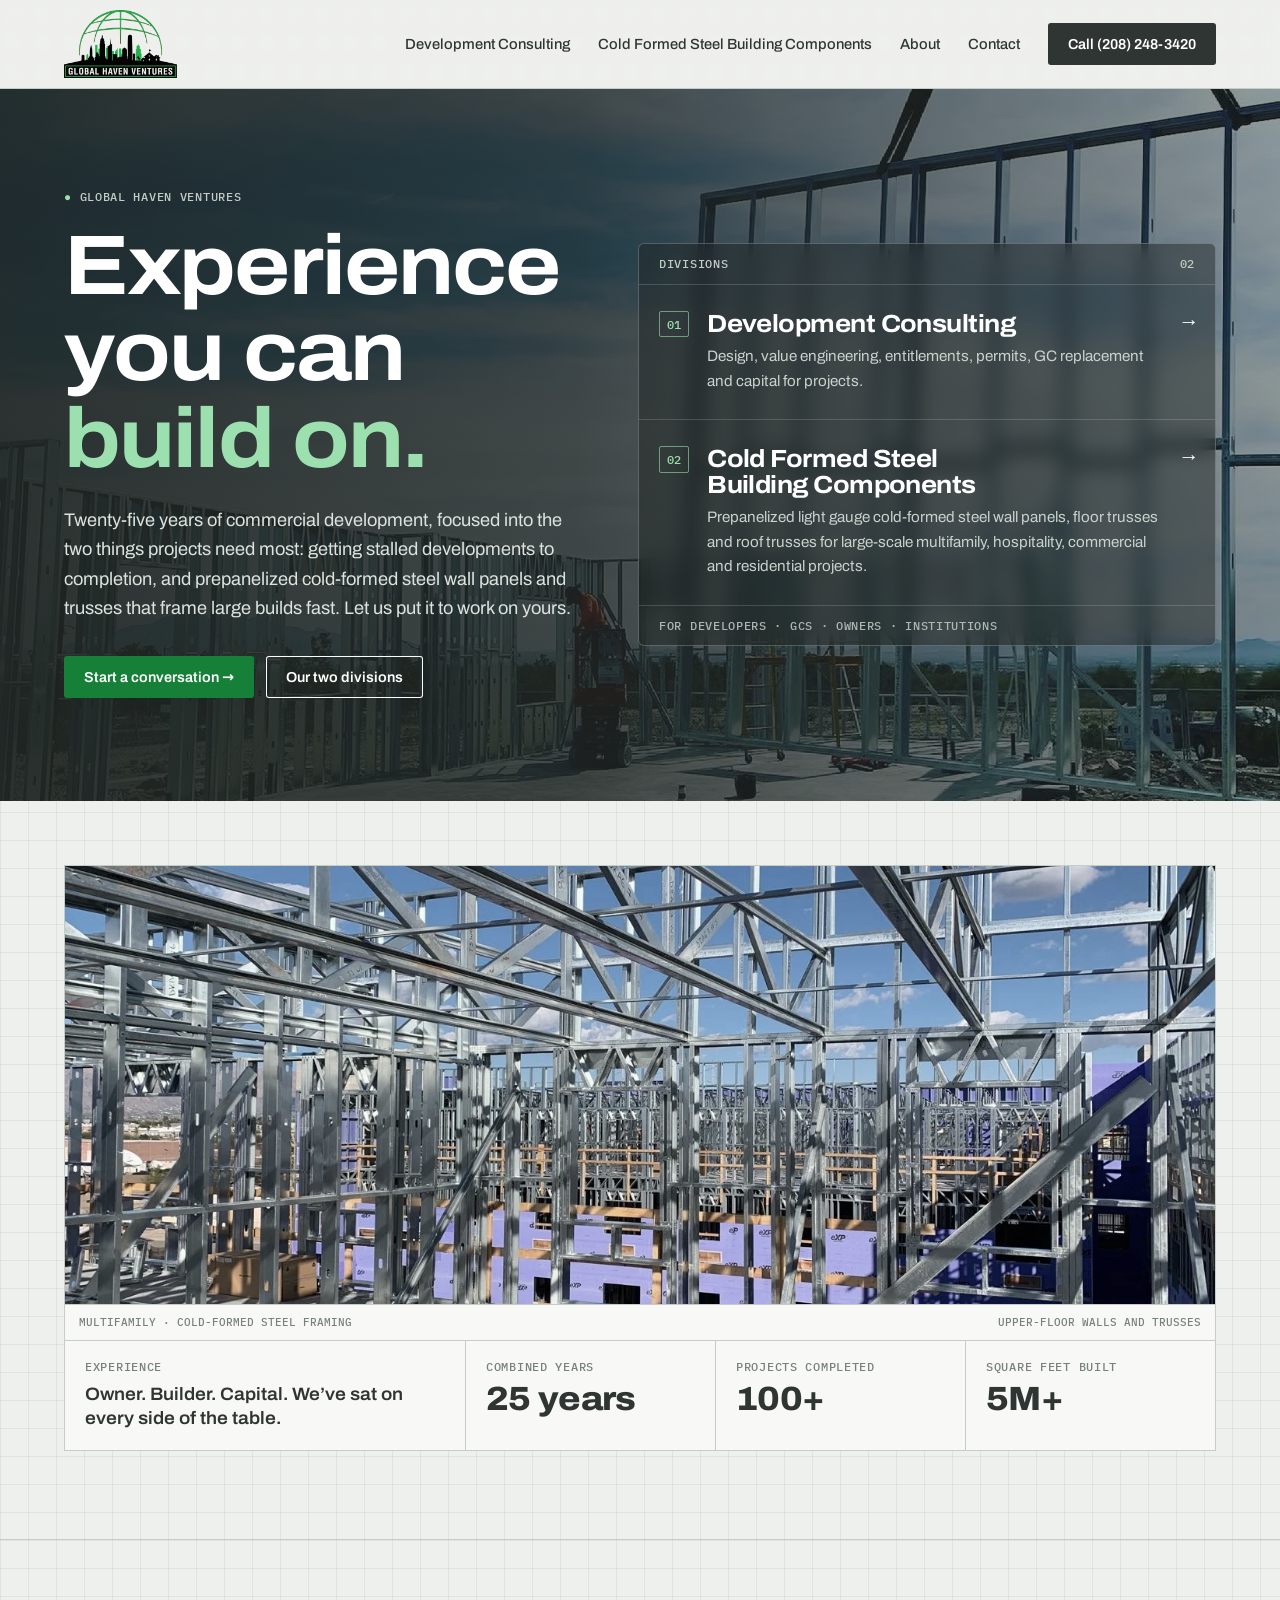
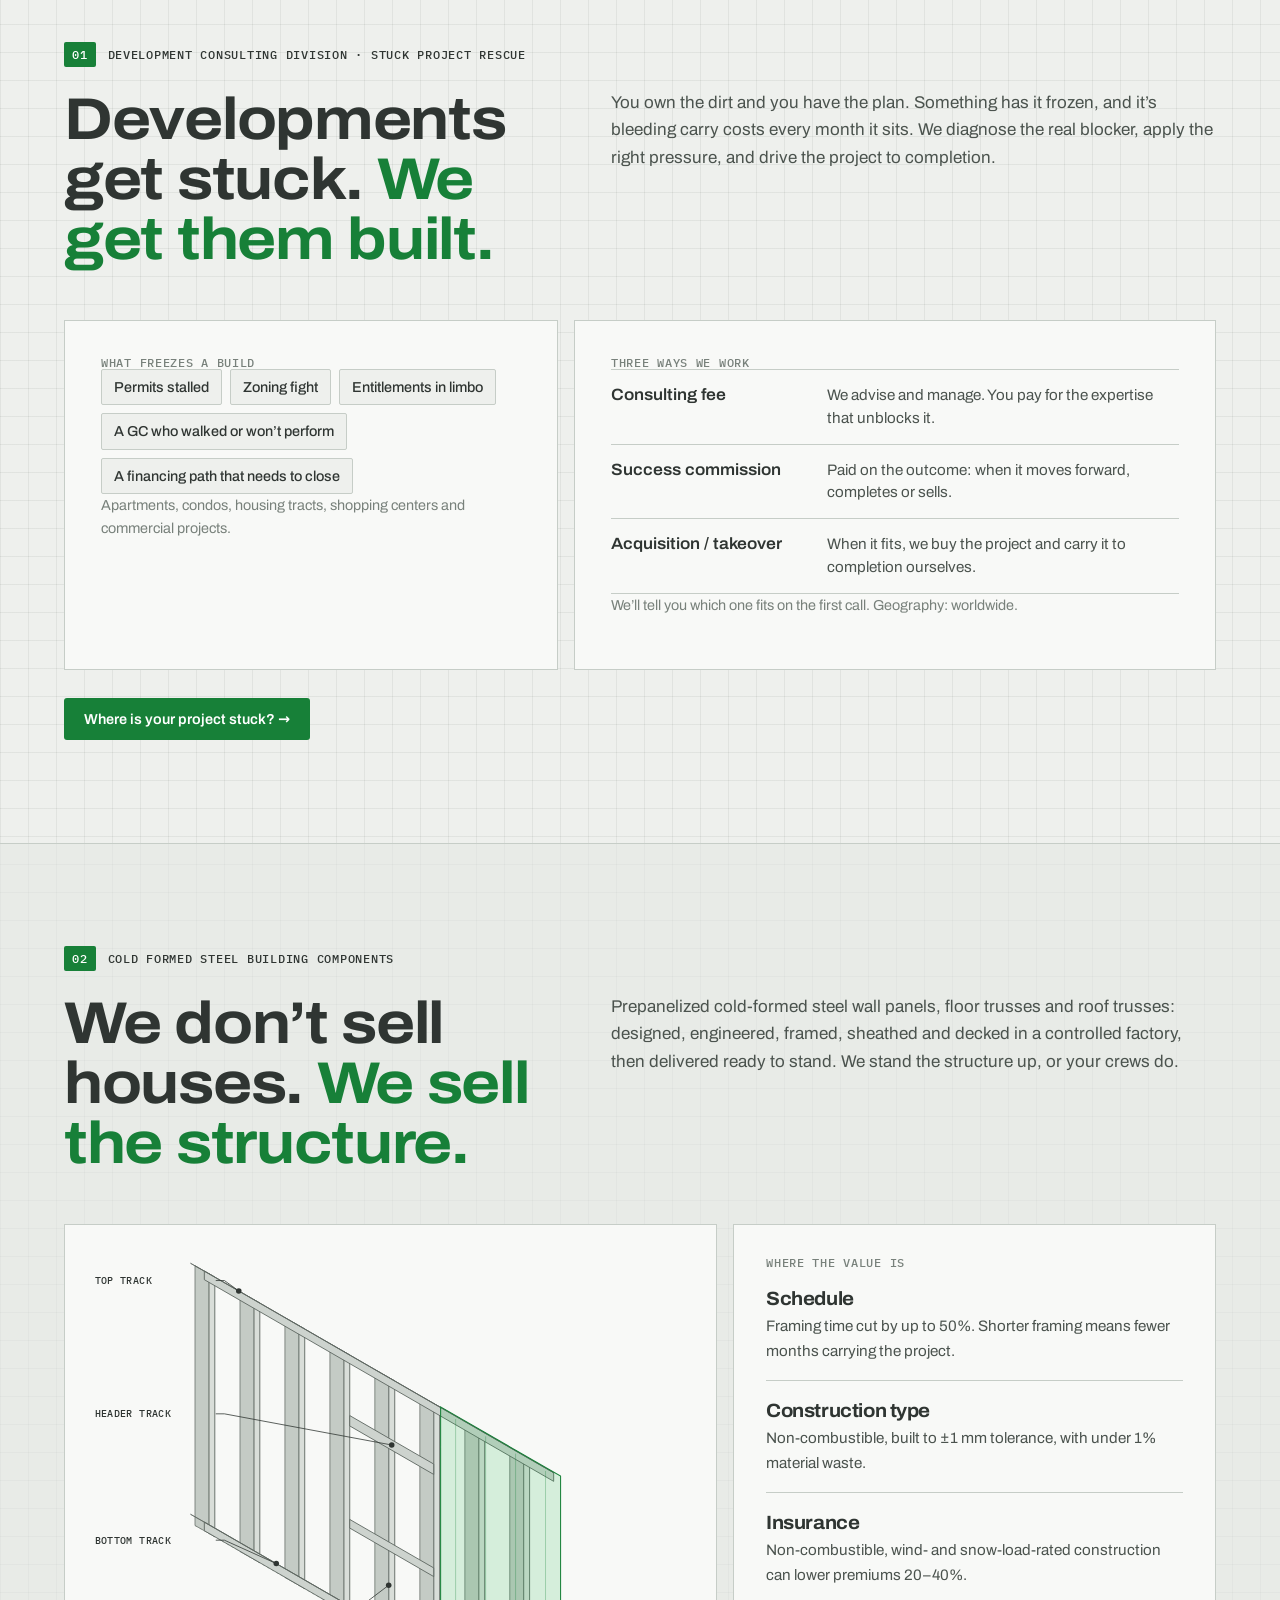
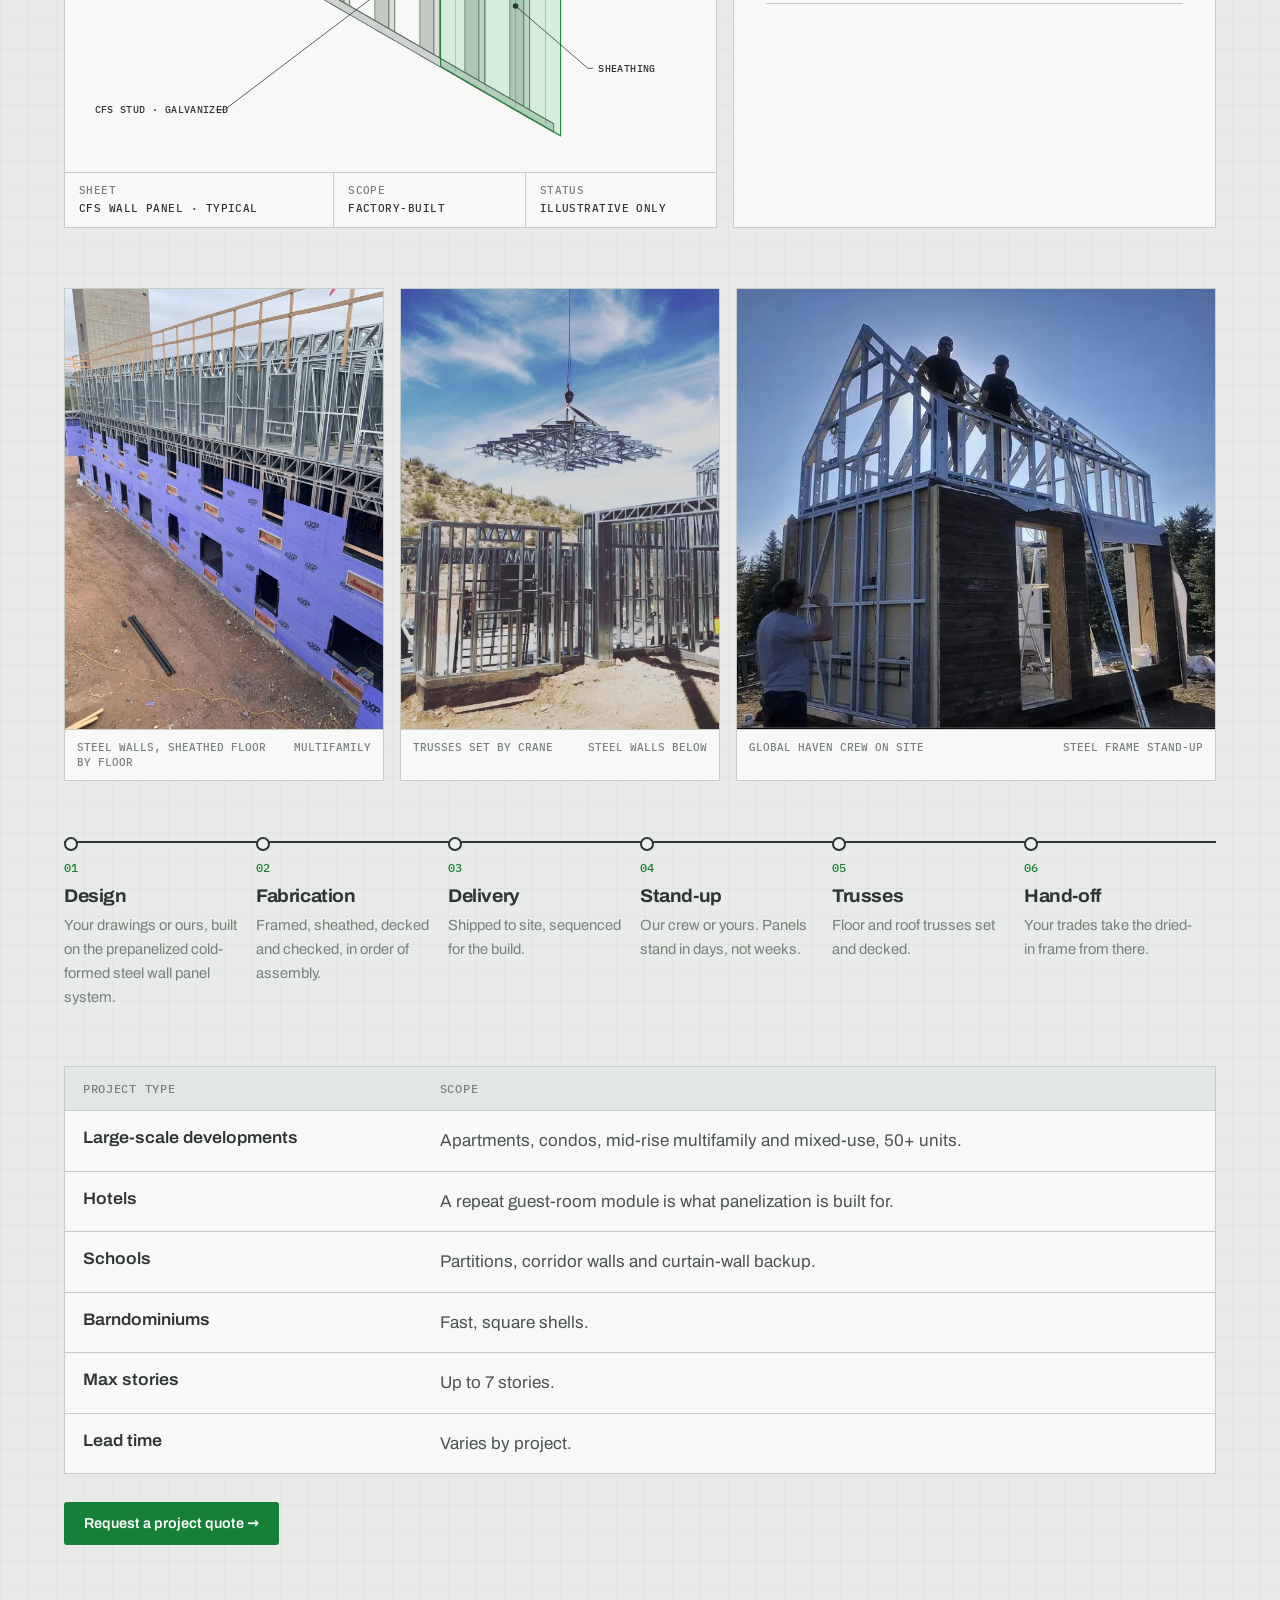
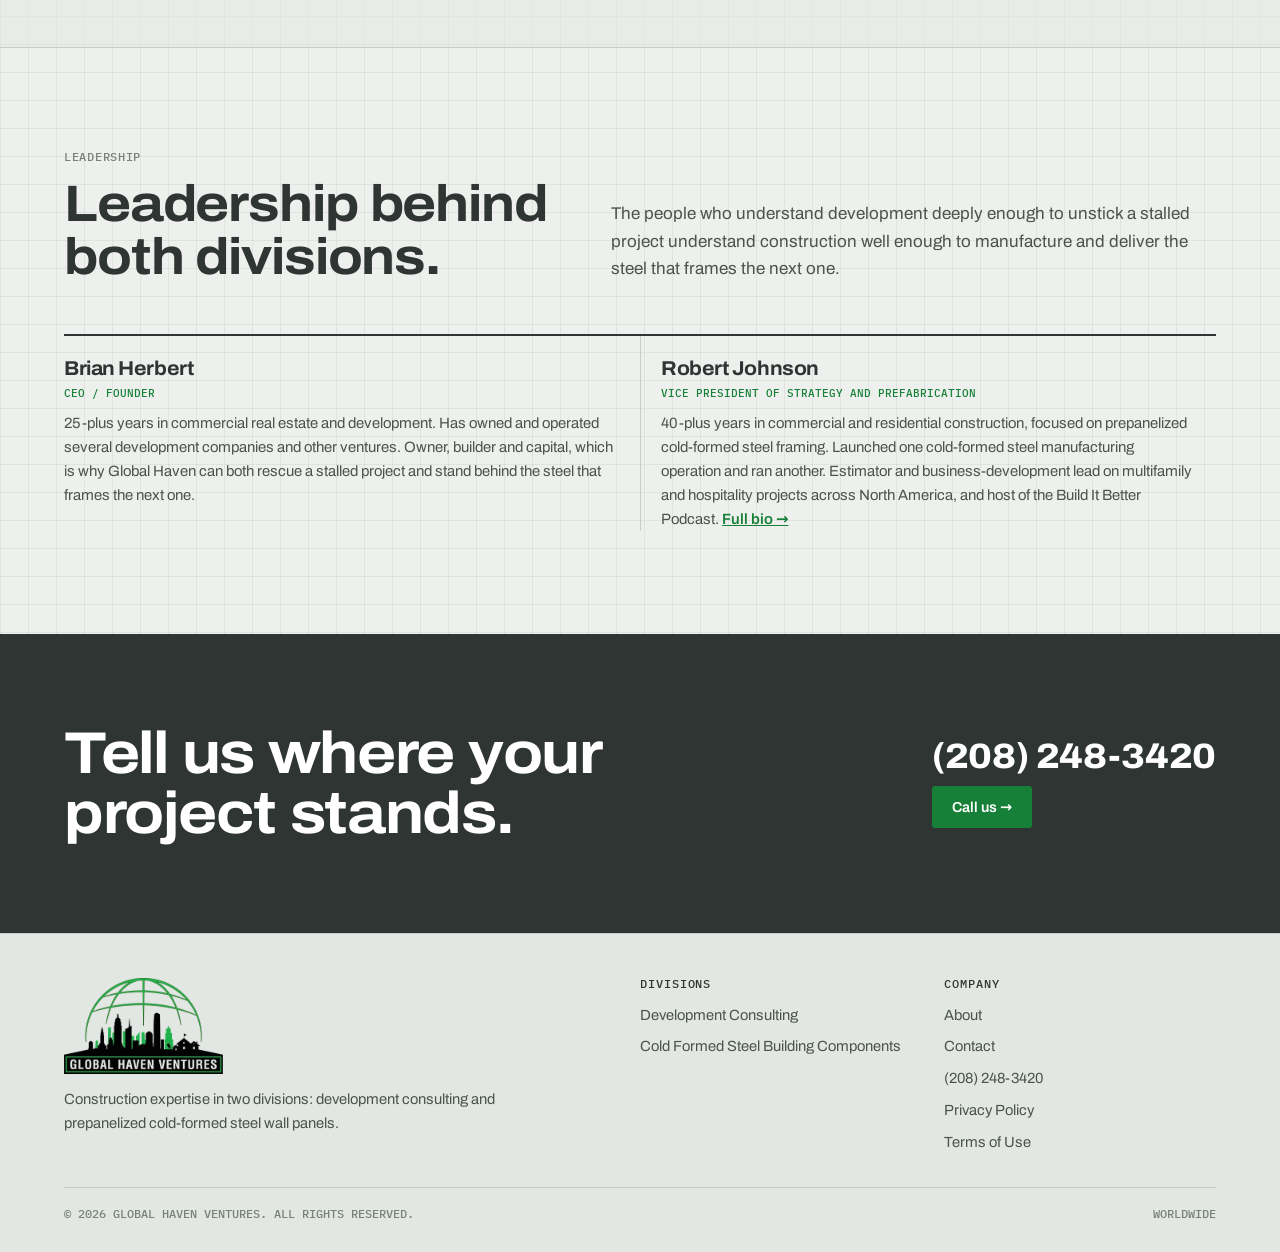
<file: index.html>
<!DOCTYPE html>
<html lang="en">
<head>
<meta charset="utf-8" />
<meta name="viewport" content="width=device-width, initial-scale=1" />
<title>Global Haven Ventures | Development Consulting & Prepanelized Cold-Formed Steel Wall Panels</title>
<meta name="description" content="Twenty-five years of commercial development: we get stalled developments to completion and supply prepanelized cold-formed steel wall panels that frame large builds fast." />
<meta name="robots" content="noindex,nofollow" />
<meta name="theme-color" content="#2F3532" />
<link rel="icon" type="image/png" sizes="32x32" href="/assets/favicon-32.png" />
<link rel="apple-touch-icon" href="/assets/apple-touch-icon.png" />
<link rel="stylesheet" href="/ghv.css" />
<link rel="preload" href="/assets/archivo-latin-wdth-normal.woff2" as="font" type="font/woff2" crossorigin />
<link rel="preload" href="/assets/panel-crane-set.webp" as="image" />
</head>
<body>
<header><div class="wrap">
  <a class="mark" href="/" aria-label="Global Haven Ventures home"><img src="/assets/ghv-logo.webp" alt="Global Haven Ventures" width="398" height="240"></a>
  <nav aria-label="Main"><a href="/consulting">Development Consulting</a><a href="/steel">Cold Formed Steel Building Components</a><a href="/about">About</a><a href="/contact">Contact</a><a class="btn" href="tel:+12082483420">Call (208) 248-3420</a>
    <details class="menu"><summary aria-label="Menu">Menu</summary><div class="menu-panel"><a href="/consulting">Development Consulting</a><a href="/steel">Cold Formed Steel Building Components</a><a href="/about">About</a><a href="/contact">Contact</a><a href="tel:+12082483420">Call (208) 248-3420</a></div></details>
  </nav>
</div></header>
<main>
<section class="hero photo-hero"><img class="hero-bg" src="/assets/panel-crane-set.webp" alt="Steel wall panel being set by crane while a worker frames on a lift" width="1280" height="1280"><div class="wrap">
  <div class="grid">
    <div>
      <div class="tag"><b>●</b> Global Haven Ventures</div>
      <h1>Experience you can <span>build on.</span></h1>
      <p>Twenty-five years of commercial development, focused into the two things projects need most: getting stalled developments to completion, and prepanelized cold-formed steel wall panels and trusses that frame large builds fast. Let us put it to work on yours.</p>
      <div class="ctas"><a class="btn green" href="/contact">Start a conversation →</a><a class="btn ghost light" href="#divisions">Our two divisions</a></div>
    </div>
    <div class="index" id="divisions">
      <div class="index-head"><span>Divisions</span><span>02</span></div>
      <a href="/consulting">
        <span class="no">01</span>
        <span><h3>Development Consulting</h3><p>Design, value engineering, entitlements, permits, GC replacement and capital for projects.</p></span>
        <span class="arr">→</span>
      </a>
      <a href="/steel">
        <span class="no">02</span>
        <span><h3>Cold Formed Steel Building Components</h3><p>Prepanelized light gauge cold-formed steel wall panels, floor trusses and roof trusses for large-scale multifamily, hospitality, commercial and residential projects.</p></span>
        <span class="arr">→</span>
      </a>
      <div class="index-foot">For developers · GCs · owners · institutions</div>
    </div>
  </div>
</div></section>

<section class="band"><div class="wrap">
  <figure class="wide"><img src="/assets/mf-steel-framing.webp" alt="Multifamily building framed in cold-formed steel, upper floor walls and trusses against blue sky" width="1478" height="1108"><figcaption><span>Multifamily · cold-formed steel framing</span><span>Upper-floor walls and trusses</span></figcaption></figure>
  <div class="cred">
    <div><span class="tag">Experience</span><p>Owner. Builder. Capital. We’ve sat on every side of the table.</p></div>
    <div><span class="tag">Combined years</span><span class="stat">25 years</span></div>
    <div><span class="tag">Projects completed</span><span class="stat">100+</span></div>
    <div><span class="tag">Square feet built</span><span class="stat">5M+</span></div>
  </div>
</div></section>

<section class="sec division" id="consulting"><div class="wrap">
  <div class="div-label"><span class="no">01</span><span>Development Consulting division · Stuck project rescue</span></div>
  <div class="head">
    <h2>Developments get stuck. <span>We get them built.</span></h2>
    <p>You own the dirt and you have the plan. Something has it frozen, and it’s bleeding carry costs every month it sits. We diagnose the real blocker, apply the right pressure, and drive the project to completion.</p>
  </div>
  <div class="cons-grid">
    <div class="panel">
      <div class="tag">What freezes a build</div>
      <ul class="blockers">
        <li>Permits stalled</li><li>Zoning fight</li><li>Entitlements in limbo</li><li>A GC who walked or won’t perform</li><li>A financing path that needs to close</li>
      </ul>
      <p class="small">Apartments, condos, housing tracts, shopping centers and commercial projects.</p>
    </div>
    <div class="panel">
      <div class="tag">Three ways we work</div>
      <ul class="terms">
        <li><b>Consulting fee</b><span>We advise and manage. You pay for the expertise that unblocks it.</span></li>
        <li><b>Success commission</b><span>Paid on the outcome: when it moves forward, completes or sells.</span></li>
        <li><b>Acquisition / takeover</b><span>When it fits, we buy the project and carry it to completion ourselves.</span></li>
      </ul>
      <p class="small">We’ll tell you which one fits on the first call. Geography: worldwide.</p>
    </div>
  </div>
  <a class="btn green" href="/contact">Where is your project stuck? →</a>
</div></section>

<section class="sec division steel" id="steel"><div class="wrap">
  <div class="div-label"><span class="no">02</span><span>Cold Formed Steel Building Components</span></div>
  <div class="head">
    <h2>We don’t sell houses. <span>We sell the structure.</span></h2>
    <p>Prepanelized cold-formed steel wall panels, floor trusses and roof trusses: designed, engineered, framed, sheathed and decked in a controlled factory, then delivered ready to stand. We stand the structure up, or your crews do.</p>
  </div>
  <div class="steel-grid">
    <div class="drawing">
      <svg class="axo" viewBox="0 0 720 600" role="img" aria-label="Illustrative isometric drawing of a prepanelized cold-formed steel wall panel: top and bottom track, galvanized studs, header track and sheathing">
<line class="back" x1="134.0" y1="31.0" x2="532.4" y2="261.0"/>
<line class="back" x1="134.0" y1="331.0" x2="532.4" y2="561.0"/>
<polygon class="stud" points="150.0,40.0 156.9,44.0 156.9,344.0 150.0,340.0"/>
<polygon class="stud-side" points="150.0,40.0 134.0,31.0 134.0,331.0 150.0,340.0"/>
<polygon class="stud" points="202.0,70.0 208.9,74.0 208.9,374.0 202.0,370.0"/>
<polygon class="stud-side" points="202.0,70.0 186.0,61.0 186.0,361.0 202.0,370.0"/>
<polygon class="stud" points="253.9,100.0 260.8,104.0 260.8,404.0 253.9,400.0"/>
<polygon class="stud-side" points="253.9,100.0 237.9,91.0 237.9,391.0 253.9,400.0"/>
<polygon class="stud" points="305.9,130.0 312.8,134.0 312.8,434.0 305.9,430.0"/>
<polygon class="stud-side" points="305.9,130.0 289.9,121.0 289.9,421.0 305.9,430.0"/>
<polygon class="stud" points="357.8,160.0 364.8,164.0 364.8,464.0 357.8,460.0"/>
<polygon class="stud-side" points="357.8,160.0 341.8,151.0 341.8,451.0 357.8,460.0"/>
<polygon class="stud" points="409.8,190.0 416.7,194.0 416.7,494.0 409.8,490.0"/>
<polygon class="stud-side" points="409.8,190.0 393.8,181.0 393.8,481.0 409.8,490.0"/>
<polygon class="stud" points="461.8,220.0 468.7,224.0 468.7,524.0 461.8,520.0"/>
<polygon class="stud-side" points="461.8,220.0 445.8,211.0 445.8,511.0 461.8,520.0"/>
<polygon class="stud" points="513.7,250.0 520.6,254.0 520.6,554.0 513.7,550.0"/>
<polygon class="stud-side" points="513.7,250.0 497.7,241.0 497.7,541.0 513.7,550.0"/>
<polygon class="track" points="144.8,37.0 548.4,270.0 548.4,280.0 144.8,47.0"/>
<polygon class="track-top" points="144.8,37.0 128.8,28.0 532.4,261.0 548.4,270.0"/>
<polygon class="track" points="144.8,327.0 548.4,560.0 548.4,570.0 144.8,337.0"/>
<polygon class="track-top" points="144.8,327.0 128.8,318.0 532.4,551.0 548.4,560.0"/>
<polygon class="track" points="312.8,204.0 409.8,260.0 409.8,272.0 312.8,216.0"/>
<polygon class="track" points="312.8,324.0 409.8,380.0 409.8,390.0 312.8,334.0"/>
<polygon class="sheath" points="417.8,194.0 556.4,274.0 556.4,574.0 417.8,494.0"/>
<line class="sheath-line" x1="435.1" y1="208.0" x2="435.1" y2="500.0"/>
<line class="sheath-line" x1="469.8" y1="228.0" x2="469.8" y2="520.0"/>
<line class="sheath-line" x1="504.4" y1="248.0" x2="504.4" y2="540.0"/>
<line class="sheath-line" x1="539.0" y1="268.0" x2="539.0" y2="560.0"/>
<polyline class="lead" points="184.6,60.0 168,48 158,48"/>
<circle class="dot" cx="184.6" cy="60.0" r="3.2"/>
<text class="lbl" x="18" y="52">TOP TRACK</text>
<polyline class="lead" points="361.3,238.0 168,202 158,202"/>
<circle class="dot" cx="361.3" cy="238.0" r="3.2"/>
<text class="lbl" x="18" y="206">HEADER TRACK</text>
<polyline class="lead" points="227.9,375.0 168,348 158,348"/>
<circle class="dot" cx="227.9" cy="375.0" r="3.2"/>
<text class="lbl" x="18" y="352">BOTTOM TRACK</text>
<polyline class="lead" points="357.8,400.0 168,544 158,544"/>
<circle class="dot" cx="357.8" cy="400.0" r="3.2"/>
<text class="lbl" x="18" y="548">CFS STUD · GALVANIZED</text>
<polyline class="lead" points="504.4,424.0 588,496 594,496"/>
<circle class="dot" cx="504.4" cy="424.0" r="3.2"/>
<text class="lbl" x="600" y="500">SHEATHING</text>
</svg>
      <div class="titleblock">
        <div>Sheet<b>CFS wall panel · typical</b></div>
        <div>Scope<b>Factory-built</b></div>
        <div>Status<b>Illustrative only</b></div>
      </div>
    </div>
    <div class="payoff">
      <div class="tag">Where the value is</div>
      <div class="pay"><h3>Schedule</h3><p>Framing time cut by up to 50%. Shorter framing means fewer months carrying the project.</p></div>
      <div class="pay"><h3>Construction type</h3><p>Non-combustible, built to ±1 mm tolerance, with under 1% material waste.</p></div>
      <div class="pay"><h3>Insurance</h3><p>Non-combustible, wind- and snow-load-rated construction can lower premiums 20–40%.</p></div>
    </div>
  </div>

  <div class="photos">
    <figure><img src="/assets/mf-sheathing.webp" alt="Three-storey steel-framed building with exterior sheathing going on floor by floor" width="1108" height="1478" loading="lazy"><figcaption><span>Steel walls, sheathed floor by floor</span><span>Multifamily</span></figcaption></figure>
    <figure><img src="/assets/truss-lift.webp" alt="Steel roof trusses lifted by crane over steel-framed walls" width="1280" height="1280" loading="lazy"><figcaption><span>Trusses set by crane</span><span>Steel walls below</span></figcaption></figure>
    <figure><img src="/assets/g1-crew.webp" alt="Global Haven crew standing up a steel frame on site" width="860" height="642" loading="lazy"><figcaption><span>Global Haven crew on site</span><span>Steel frame stand-up</span></figcaption></figure>
  </div>

  <ol class="process">
    <li><h3>Design</h3><p>Your drawings or ours, built on the prepanelized cold-formed steel wall panel system.</p></li>
    <li><h3>Fabrication</h3><p>Framed, sheathed, decked and checked, in order of assembly.</p></li>
    <li><h3>Delivery</h3><p>Shipped to site, sequenced for the build.</p></li>
    <li><h3>Stand-up</h3><p>Our crew or yours. Panels stand in days, not weeks.</p></li>
    <li><h3>Trusses</h3><p>Floor and roof trusses set and decked.</p></li>
    <li><h3>Hand-off</h3><p>Your trades take the dried-in frame from there.</p></li>
  </ol>

  <div class="table-wrap"><table>
    <thead><tr><th>Project type</th><th>Scope</th></tr></thead>
    <tbody>
      <tr><td>Large-scale developments</td><td>Apartments, condos, mid-rise multifamily and mixed-use, 50+ units.</td></tr>
      <tr><td>Hotels</td><td>A repeat guest-room module is what panelization is built for.</td></tr>
      <tr><td>Schools</td><td>Partitions, corridor walls and curtain-wall backup.</td></tr>
      <tr><td>Barndominiums</td><td>Fast, square shells.</td></tr>
      <tr><td>Max stories</td><td>Up to 7 stories.</td></tr>
      <tr><td>Lead time</td><td>Varies by project.</td></tr>
    </tbody>
  </table></div>
  <a class="btn green" href="/contact">Request a project quote →</a>
</div></section>

<section class="sec" id="team"><div class="wrap">
  <div class="head">
    <div><div class="tag">Leadership</div><h2 style="margin-top:16px">Leadership behind both divisions.</h2></div>
    <p>The people who understand development deeply enough to unstick a stalled project understand construction well enough to manufacture and deliver the steel that frames the next one.</p>
  </div>
  <div class="people duo">
    <div><h3>Brian Herbert</h3><span class="role">CEO / Founder</span><p>25-plus years in commercial real estate and development. Has owned and operated several development companies and other ventures. Owner, builder and capital, which is why Global Haven can both rescue a stalled project and stand behind the steel that frames the next one.</p></div>
    <div><h3>Robert Johnson</h3><span class="role">Vice President of Strategy and Prefabrication</span><p>40-plus years in commercial and residential construction, focused on prepanelized cold-formed steel framing. Launched one cold-formed steel manufacturing operation and ran another. Estimator and business-development lead on multifamily and hospitality projects across North America, and host of the Build It Better Podcast. <a class="more" href="/robert-johnson">Full bio →</a></p></div>
  </div>
</div></section>

<section class="close" id="call"><div class="wrap">
  <h2>Tell us where your project stands.</h2>
  <div class="side"><a class="phone" href="tel:+12082483420">(208) 248-3420</a><a class="btn green" href="tel:+12082483420">Call us →</a></div>
</div></section>
</main>
<footer><div class="wrap">
  <div class="grid">
    <div><img class="foot-logo" src="/assets/ghv-logo.webp" alt="Global Haven Ventures" width="398" height="240" loading="lazy"><p style="margin:14px 0 0;max-width:30em">Construction expertise in two divisions: development consulting and prepanelized cold-formed steel wall panels.</p></div>
    <div><h4>Divisions</h4><a href="/consulting">Development Consulting</a><a href="/steel">Cold Formed Steel Building Components</a></div>
    <div><h4>Company</h4><a href="/about">About</a><a href="/contact">Contact</a><a href="tel:+12082483420">(208) 248-3420</a><a href="/privacy-policy.html">Privacy Policy</a><a href="/terms.html">Terms of Use</a></div>
  </div>
  <div class="legal"><span>© 2026 Global Haven Ventures. All rights reserved.</span><span>Worldwide</span></div>
</div></footer>
</body>
</html>
</file>
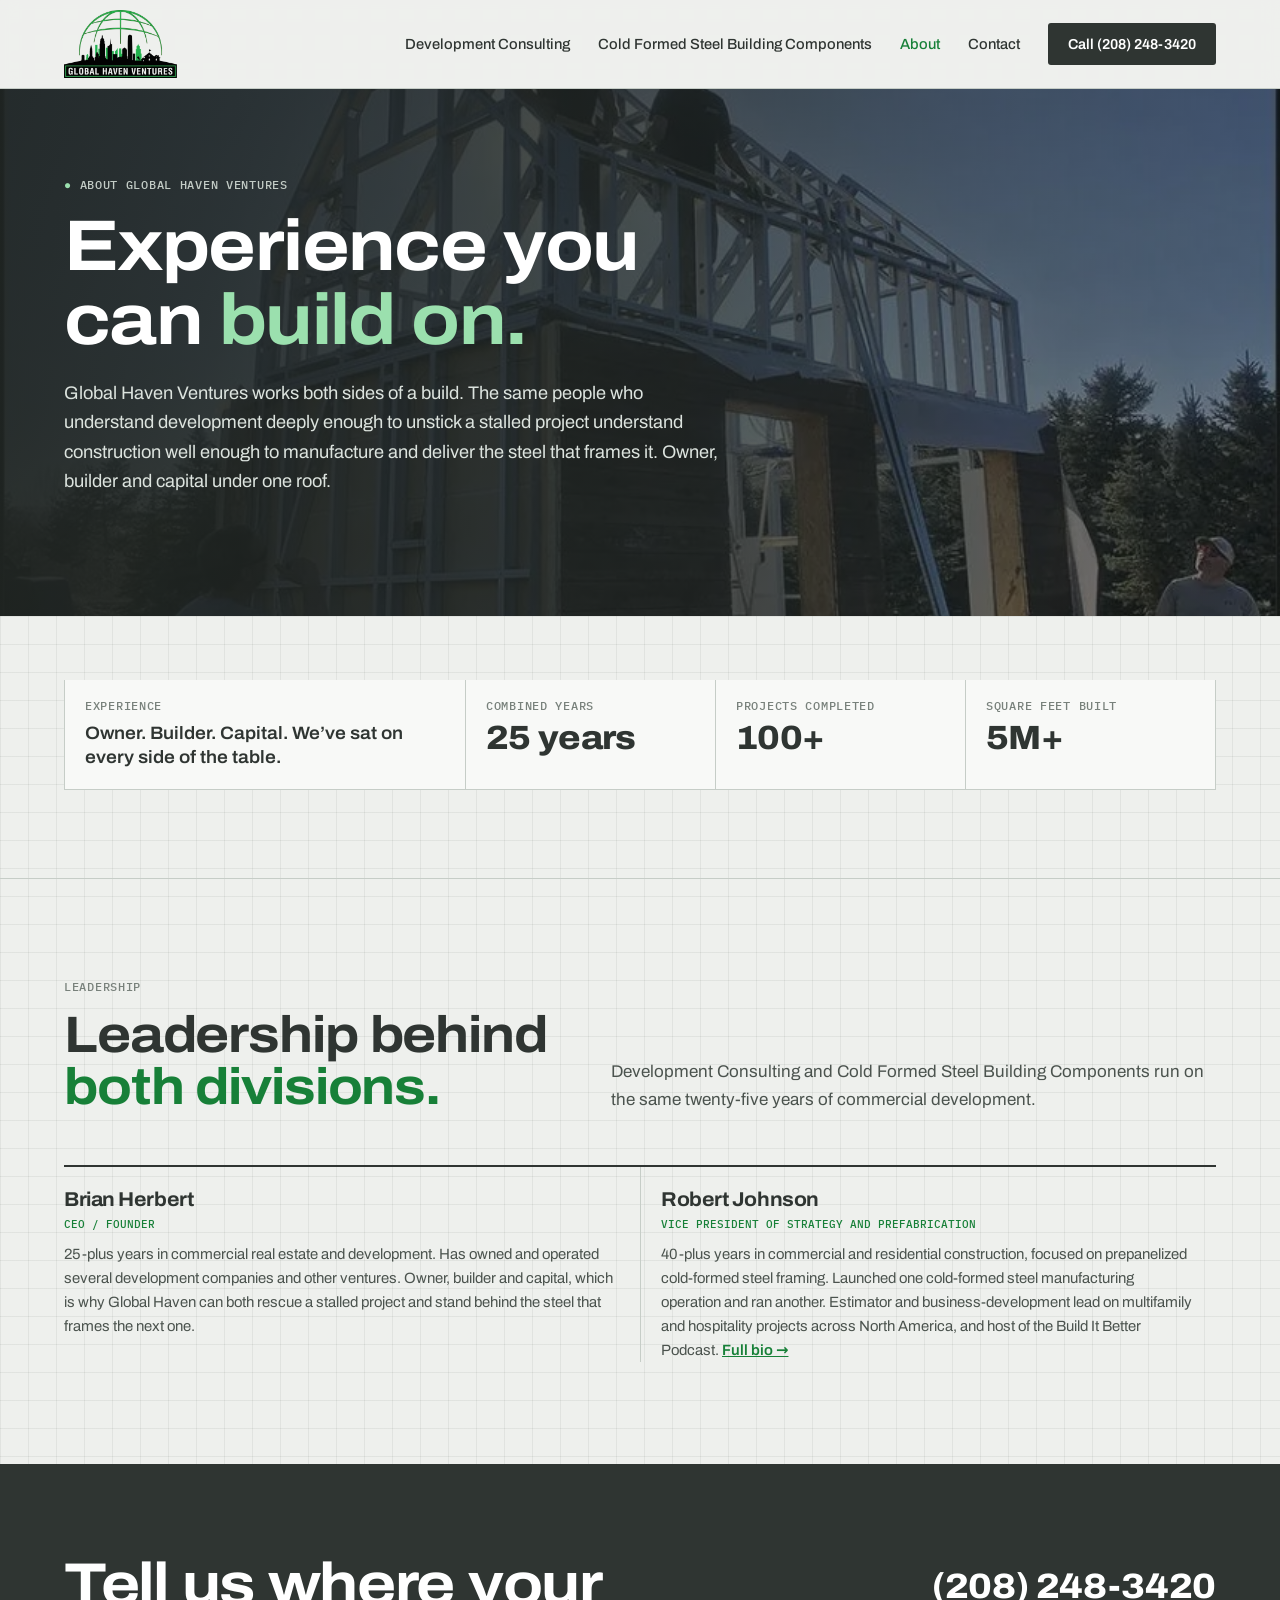
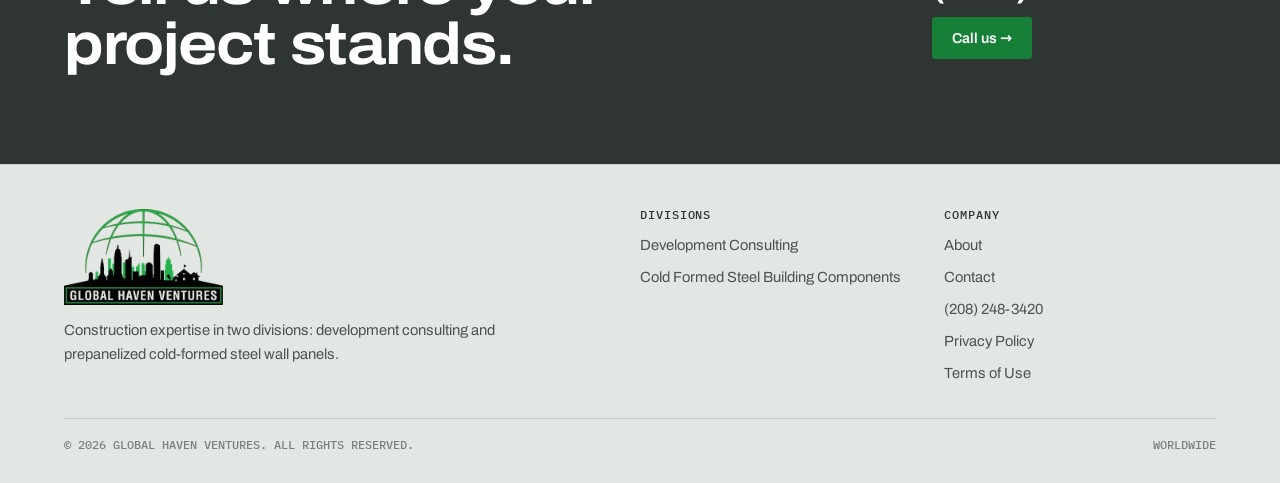
<file: about.html>
<!DOCTYPE html>
<html lang="en">
<head>
<meta charset="utf-8" />
<meta name="viewport" content="width=device-width, initial-scale=1" />
<title>About | Global Haven Ventures</title>
<meta name="description" content="Global Haven Ventures works both sides of a build: owner, builder and capital under one roof, led by founder Brian Herbert." />
<meta name="robots" content="noindex,nofollow" />
<meta name="theme-color" content="#2F3532" />
<link rel="icon" type="image/png" sizes="32x32" href="/assets/favicon-32.png" />
<link rel="apple-touch-icon" href="/assets/apple-touch-icon.png" />
<link rel="stylesheet" href="/ghv.css" />
<link rel="preload" href="/assets/archivo-latin-wdth-normal.woff2" as="font" type="font/woff2" crossorigin />
<link rel="preload" href="/assets/g1-crew.webp" as="image" />
</head>
<body>
<header><div class="wrap">
  <a class="mark" href="/" aria-label="Global Haven Ventures home"><img src="/assets/ghv-logo.webp" alt="Global Haven Ventures" width="398" height="240"></a>
  <nav aria-label="Main"><a href="/consulting">Development Consulting</a><a href="/steel">Cold Formed Steel Building Components</a><a href="/about" aria-current=page>About</a><a href="/contact">Contact</a><a class="btn" href="tel:+12082483420">Call (208) 248-3420</a>
    <details class="menu"><summary aria-label="Menu">Menu</summary><div class="menu-panel"><a href="/consulting">Development Consulting</a><a href="/steel">Cold Formed Steel Building Components</a><a href="/about">About</a><a href="/contact">Contact</a><a href="tel:+12082483420">Call (208) 248-3420</a></div></details>
  </nav>
</div></header>
<main>
<section class="hero photo-hero page-hero"><img class="hero-bg" src="/assets/g1-crew.webp" alt="Global Haven crew standing up a steel frame on site" width="860" height="642"><div class="wrap">
  <div class="tag"><b>●</b> About Global Haven Ventures</div>
  <h1 style="margin-top:20px">Experience you can <span>build on.</span></h1>
  <p class="lead">Global Haven Ventures works both sides of a build. The same people who understand development deeply enough to unstick a stalled project understand construction well enough to manufacture and deliver the steel that frames it. Owner, builder and capital under one roof.</p>
</div></section>

<section class="band"><div class="wrap">
  <div class="cred">
    <div><span class="tag">Experience</span><p>Owner. Builder. Capital. We’ve sat on every side of the table.</p></div>
    <div><span class="tag">Combined years</span><span class="stat">25 years</span></div>
    <div><span class="tag">Projects completed</span><span class="stat">100+</span></div>
    <div><span class="tag">Square feet built</span><span class="stat">5M+</span></div>
  </div>
</div></section>

<section class="sec" id="team"><div class="wrap">
  <div class="head">
    <div><div class="tag">Leadership</div><h2>Leadership behind <span>both divisions.</span></h2></div>
    <p>Development Consulting and Cold Formed Steel Building Components run on the same twenty-five years of commercial development.</p>
  </div>
  <div class="people duo">
    <div><h3>Brian Herbert</h3><span class="role">CEO / Founder</span><p>25-plus years in commercial real estate and development. Has owned and operated several development companies and other ventures. Owner, builder and capital, which is why Global Haven can both rescue a stalled project and stand behind the steel that frames the next one.</p></div>
    <div><h3>Robert Johnson</h3><span class="role">Vice President of Strategy and Prefabrication</span><p>40-plus years in commercial and residential construction, focused on prepanelized cold-formed steel framing. Launched one cold-formed steel manufacturing operation and ran another. Estimator and business-development lead on multifamily and hospitality projects across North America, and host of the Build It Better Podcast. <a class="more" href="/robert-johnson">Full bio →</a></p></div>
  </div>
</div></section>

<section class="close" id="contact"><div class="wrap">
  <h2>Tell us where your project stands.</h2>
  <div class="side"><a class="phone" href="tel:+12082483420">(208) 248-3420</a><a class="btn green" href="tel:+12082483420">Call us →</a></div>
</div></section>
</main>
<footer><div class="wrap">
  <div class="grid">
    <div><img class="foot-logo" src="/assets/ghv-logo.webp" alt="Global Haven Ventures" width="398" height="240" loading="lazy"><p style="margin:14px 0 0;max-width:30em">Construction expertise in two divisions: development consulting and prepanelized cold-formed steel wall panels.</p></div>
    <div><h4>Divisions</h4><a href="/consulting">Development Consulting</a><a href="/steel">Cold Formed Steel Building Components</a></div>
    <div><h4>Company</h4><a href="/about">About</a><a href="/contact">Contact</a><a href="tel:+12082483420">(208) 248-3420</a><a href="/privacy-policy.html">Privacy Policy</a><a href="/terms.html">Terms of Use</a></div>
  </div>
  <div class="legal"><span>© 2026 Global Haven Ventures. All rights reserved.</span><span>Worldwide</span></div>
</div></footer>
</body>
</html>
</file>
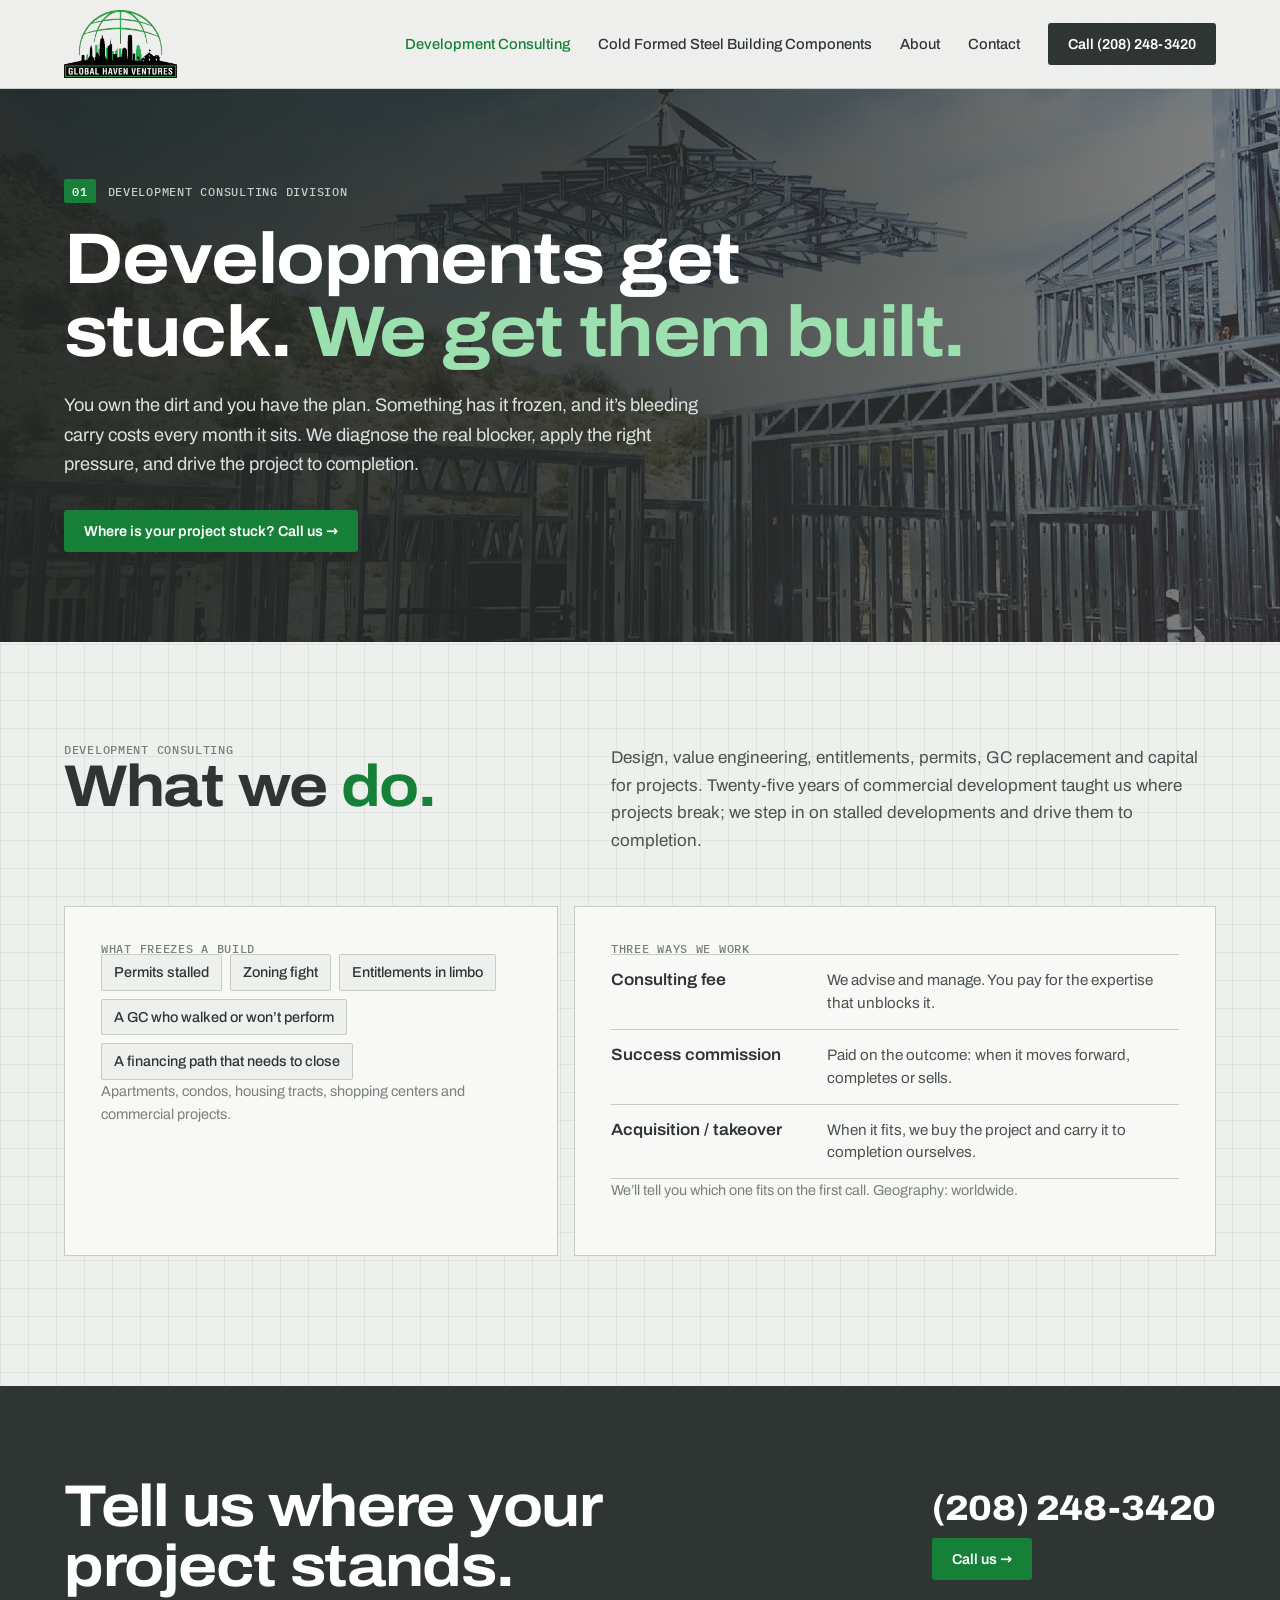
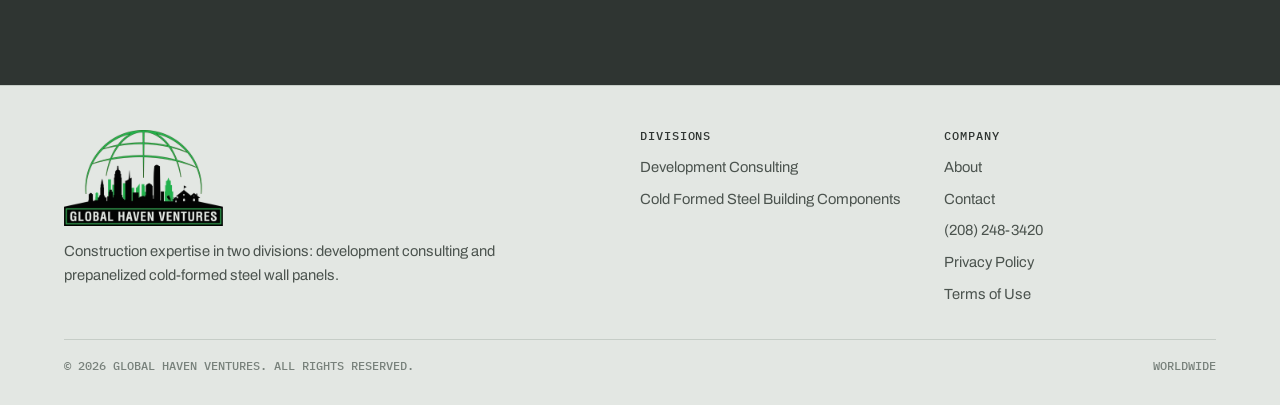
<file: consulting.html>
<!DOCTYPE html>
<html lang="en">
<head>
<meta charset="utf-8" />
<meta name="viewport" content="width=device-width, initial-scale=1" />
<title>Development Consulting | Global Haven Ventures</title>
<meta name="description" content="Stalled development? Global Haven Ventures provides design, value engineering, entitlements, permits, GC replacement and capital to get developments to completion." />
<meta name="robots" content="noindex,nofollow" />
<meta name="theme-color" content="#2F3532" />
<link rel="icon" type="image/png" sizes="32x32" href="/assets/favicon-32.png" />
<link rel="apple-touch-icon" href="/assets/apple-touch-icon.png" />
<link rel="stylesheet" href="/ghv.css" />
<link rel="preload" href="/assets/archivo-latin-wdth-normal.woff2" as="font" type="font/woff2" crossorigin />
<link rel="preload" href="/assets/truss-lift.webp" as="image" />
</head>
<body>
<header><div class="wrap">
  <a class="mark" href="/" aria-label="Global Haven Ventures home"><img src="/assets/ghv-logo.webp" alt="Global Haven Ventures" width="398" height="240"></a>
  <nav aria-label="Main"><a href="/consulting" aria-current=page>Development Consulting</a><a href="/steel">Cold Formed Steel Building Components</a><a href="/about">About</a><a href="/contact">Contact</a><a class="btn" href="tel:+12082483420">Call (208) 248-3420</a>
    <details class="menu"><summary aria-label="Menu">Menu</summary><div class="menu-panel"><a href="/consulting">Development Consulting</a><a href="/steel">Cold Formed Steel Building Components</a><a href="/about">About</a><a href="/contact">Contact</a><a href="tel:+12082483420">Call (208) 248-3420</a></div></details>
  </nav>
</div></header>
<main>
<section class="hero photo-hero page-hero"><img class="hero-bg" src="/assets/truss-lift.webp" alt="Steel roof trusses lifted by crane over steel-framed walls" width="1280" height="1280"><div class="wrap">
  <div class="div-label"><span class="no">01</span><span>Development Consulting division</span></div>
  <h1>Developments get stuck. <span>We get them built.</span></h1>
  <p class="lead">You own the dirt and you have the plan. Something has it frozen, and it’s bleeding carry costs every month it sits. We diagnose the real blocker, apply the right pressure, and drive the project to completion.</p>
  <a class="btn green" href="tel:+12082483420">Where is your project stuck? Call us →</a>
</div></section>

<section class="sec first division"><div class="wrap">
  <div class="head">
    <div><div class="tag">Development Consulting</div><h2>What we <span>do.</span></h2></div>
    <p>Design, value engineering, entitlements, permits, GC replacement and capital for projects. Twenty-five years of commercial development taught us where projects break; we step in on stalled developments and drive them to completion.</p>
  </div>
  <div class="cons-grid">
    <div class="panel">
      <div class="tag">What freezes a build</div>
      <ul class="blockers">
        <li>Permits stalled</li><li>Zoning fight</li><li>Entitlements in limbo</li><li>A GC who walked or won’t perform</li><li>A financing path that needs to close</li>
      </ul>
      <p class="small">Apartments, condos, housing tracts, shopping centers and commercial projects.</p>
    </div>
    <div class="panel">
      <div class="tag">Three ways we work</div>
      <ul class="terms">
        <li><b>Consulting fee</b><span>We advise and manage. You pay for the expertise that unblocks it.</span></li>
        <li><b>Success commission</b><span>Paid on the outcome: when it moves forward, completes or sells.</span></li>
        <li><b>Acquisition / takeover</b><span>When it fits, we buy the project and carry it to completion ourselves.</span></li>
      </ul>
      <p class="small">We’ll tell you which one fits on the first call. Geography: worldwide.</p>
    </div>
  </div>
</div></section>

<section class="close" id="contact"><div class="wrap">
  <h2>Tell us where your project stands.</h2>
  <div class="side"><a class="phone" href="tel:+12082483420">(208) 248-3420</a><a class="btn green" href="tel:+12082483420">Call us →</a></div>
</div></section>
</main>
<footer><div class="wrap">
  <div class="grid">
    <div><img class="foot-logo" src="/assets/ghv-logo.webp" alt="Global Haven Ventures" width="398" height="240" loading="lazy"><p style="margin:14px 0 0;max-width:30em">Construction expertise in two divisions: development consulting and prepanelized cold-formed steel wall panels.</p></div>
    <div><h4>Divisions</h4><a href="/consulting">Development Consulting</a><a href="/steel">Cold Formed Steel Building Components</a></div>
    <div><h4>Company</h4><a href="/about">About</a><a href="/contact">Contact</a><a href="tel:+12082483420">(208) 248-3420</a><a href="/privacy-policy.html">Privacy Policy</a><a href="/terms.html">Terms of Use</a></div>
  </div>
  <div class="legal"><span>© 2026 Global Haven Ventures. All rights reserved.</span><span>Worldwide</span></div>
</div></footer>
</body>
</html>
</file>
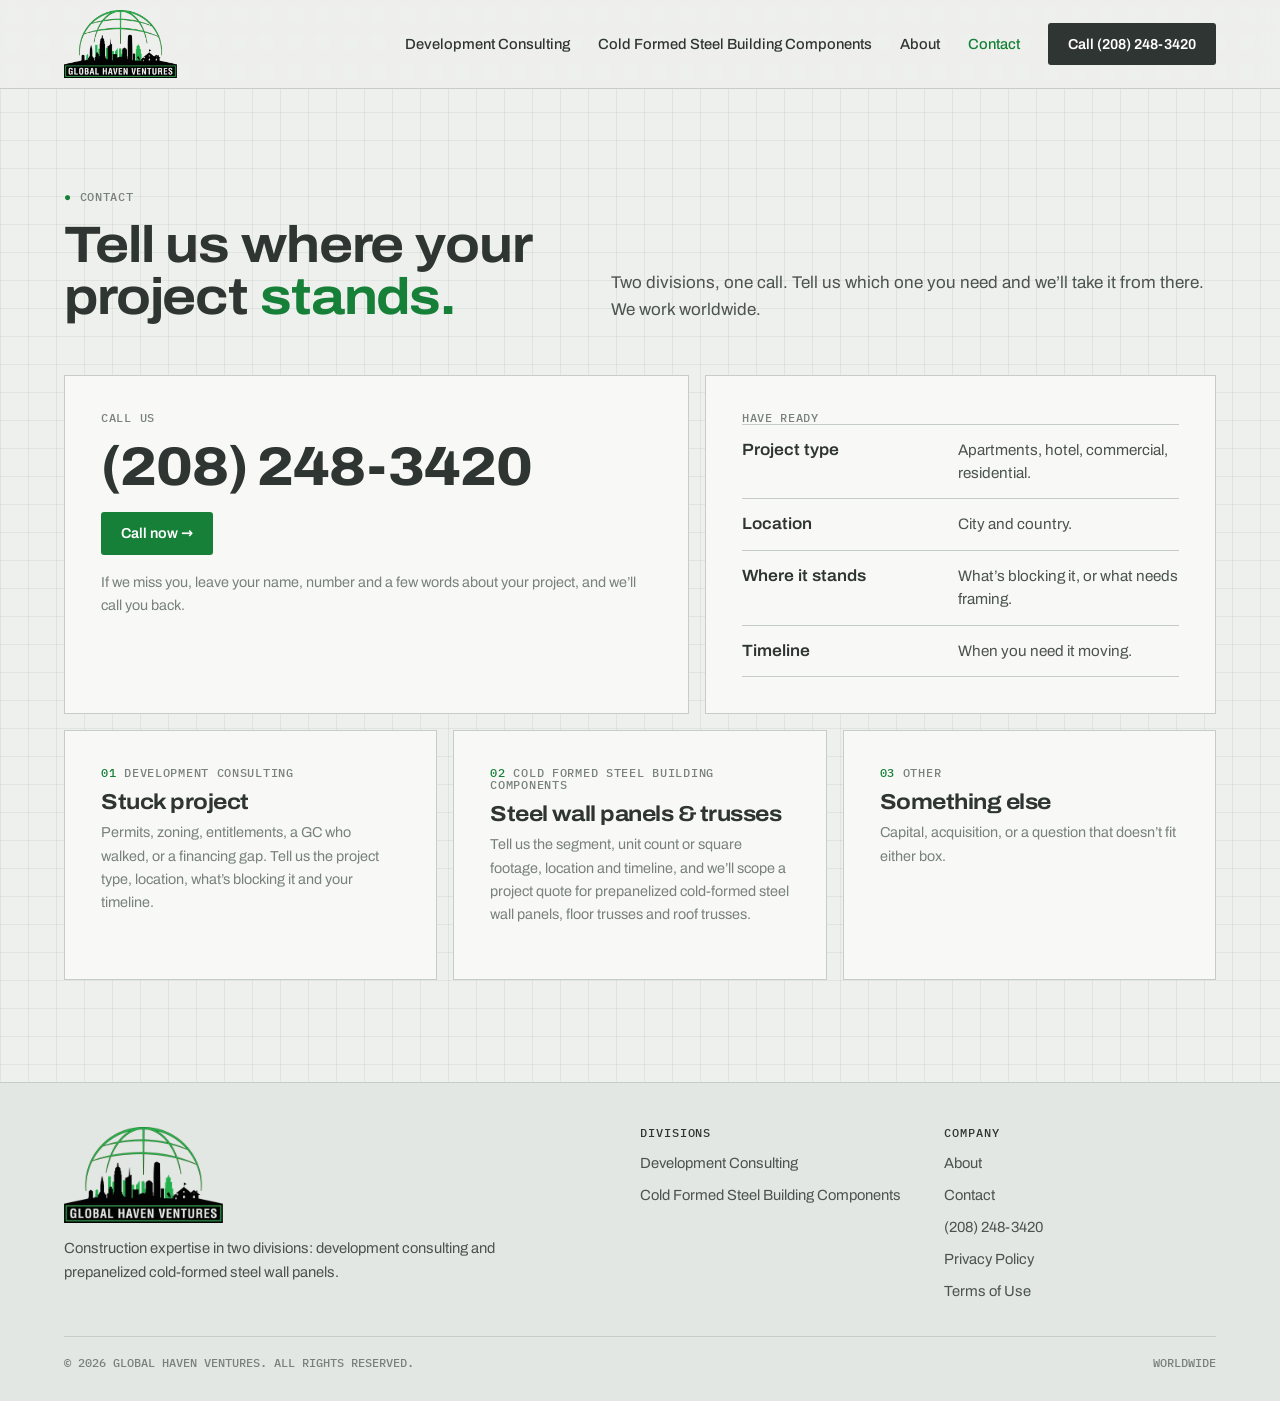
<file: contact.html>
<!DOCTYPE html>
<html lang="en">
<head>
<meta charset="utf-8" />
<meta name="viewport" content="width=device-width, initial-scale=1" />
<title>Contact | Global Haven Ventures</title>
<meta name="description" content="Call Global Haven Ventures at (208) 248-3420 about a stalled development or prepanelized cold-formed steel wall panels for your project." />
<meta name="robots" content="noindex,nofollow" />
<meta name="theme-color" content="#2F3532" />
<link rel="icon" type="image/png" sizes="32x32" href="/assets/favicon-32.png" />
<link rel="apple-touch-icon" href="/assets/apple-touch-icon.png" />
<link rel="stylesheet" href="/ghv.css" />
<link rel="preload" href="/assets/archivo-latin-wdth-normal.woff2" as="font" type="font/woff2" crossorigin />
</head>
<body>
<header><div class="wrap">
  <a class="mark" href="/" aria-label="Global Haven Ventures home"><img src="/assets/ghv-logo.webp" alt="Global Haven Ventures" width="398" height="240"></a>
  <nav aria-label="Main"><a href="/consulting">Development Consulting</a><a href="/steel">Cold Formed Steel Building Components</a><a href="/about">About</a><a href="/contact" aria-current=page>Contact</a><a class="btn" href="tel:+12082483420">Call (208) 248-3420</a>
    <details class="menu"><summary aria-label="Menu">Menu</summary><div class="menu-panel"><a href="/consulting">Development Consulting</a><a href="/steel">Cold Formed Steel Building Components</a><a href="/about">About</a><a href="/contact">Contact</a><a href="tel:+12082483420">Call (208) 248-3420</a></div></details>
  </nav>
</div></header>
<main>
<section class="sec first"><div class="wrap">
  <div class="head">
    <div><div class="tag"><b>●</b> Contact</div><h2>Tell us where your project <span>stands.</span></h2></div>
    <p>Two divisions, one call. Tell us which one you need and we’ll take it from there. We work worldwide.</p>
  </div>
  <div class="reach">
    <div class="panel"><div class="tag">Call us</div><a class="phone-big" href="tel:+12082483420">(208) 248-3420</a><a class="btn green" href="tel:+12082483420">Call now →</a><p class="small" style="margin-top:16px">If we miss you, leave your name, number and a few words about your project, and we’ll call you back.</p></div>
    <div class="panel"><div class="tag">Have ready</div><ul class="terms"><li><b>Project type</b><span>Apartments, hotel, commercial, residential.</span></li><li><b>Location</b><span>City and country.</span></li><li><b>Where it stands</b><span>What’s blocking it, or what needs framing.</span></li><li><b>Timeline</b><span>When you need it moving.</span></li></ul></div>
  </div>
  <div class="cards3">
    <div class="panel"><div class="tag"><b>01</b> Development Consulting</div><h3>Stuck project</h3><p class="small">Permits, zoning, entitlements, a GC who walked, or a financing gap. Tell us the project type, location, what’s blocking it and your timeline.</p></div>
    <div class="panel"><div class="tag"><b>02</b> Cold Formed Steel Building Components</div><h3>Steel wall panels &amp; trusses</h3><p class="small">Tell us the segment, unit count or square footage, location and timeline, and we’ll scope a project quote for prepanelized cold-formed steel wall panels, floor trusses and roof trusses.</p></div>
    <div class="panel"><div class="tag"><b>03</b> Other</div><h3>Something else</h3><p class="small">Capital, acquisition, or a question that doesn’t fit either box.</p></div>
  </div>
</div></section>
</main>
<footer><div class="wrap">
  <div class="grid">
    <div><img class="foot-logo" src="/assets/ghv-logo.webp" alt="Global Haven Ventures" width="398" height="240" loading="lazy"><p style="margin:14px 0 0;max-width:30em">Construction expertise in two divisions: development consulting and prepanelized cold-formed steel wall panels.</p></div>
    <div><h4>Divisions</h4><a href="/consulting">Development Consulting</a><a href="/steel">Cold Formed Steel Building Components</a></div>
    <div><h4>Company</h4><a href="/about">About</a><a href="/contact">Contact</a><a href="tel:+12082483420">(208) 248-3420</a><a href="/privacy-policy.html">Privacy Policy</a><a href="/terms.html">Terms of Use</a></div>
  </div>
  <div class="legal"><span>© 2026 Global Haven Ventures. All rights reserved.</span><span>Worldwide</span></div>
</div></footer>
</body>
</html>
</file>
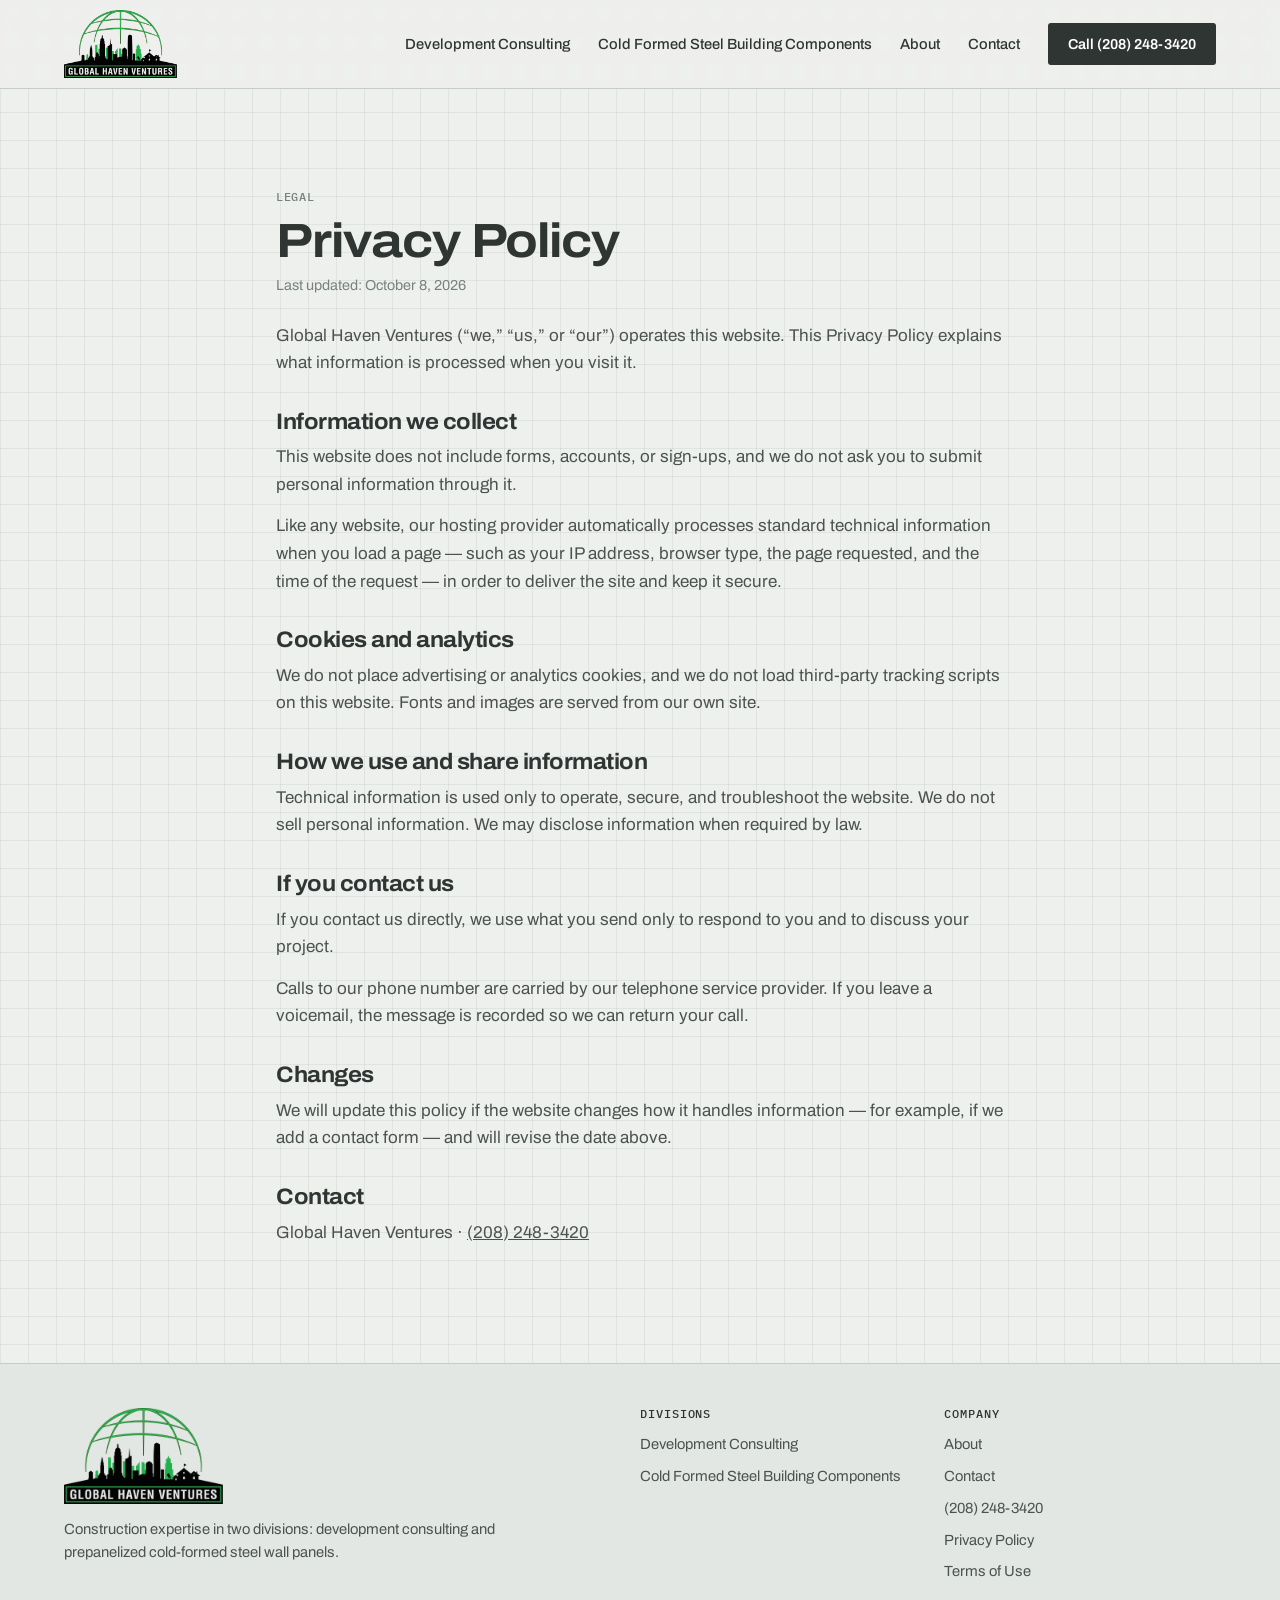
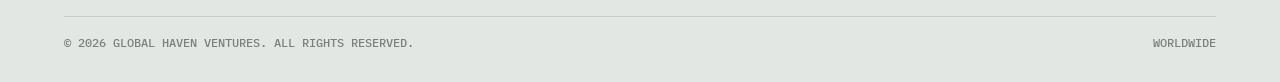
<file: privacy-policy.html>
<!DOCTYPE html>
<html lang="en">
<head>
<meta charset="utf-8" />
<meta name="viewport" content="width=device-width, initial-scale=1" />
<title>Privacy Policy | Global Haven Ventures</title>
<meta name="description" content="Privacy Policy for the Global Haven Ventures website." />
<meta name="robots" content="noindex,nofollow" />
<meta name="theme-color" content="#2F3532" />
<link rel="icon" type="image/png" sizes="32x32" href="/assets/favicon-32.png" />
<link rel="apple-touch-icon" href="/assets/apple-touch-icon.png" />
<link rel="stylesheet" href="/ghv.css" />
<link rel="preload" href="/assets/archivo-latin-wdth-normal.woff2" as="font" type="font/woff2" crossorigin />
</head>
<body>
<header><div class="wrap">
  <a class="mark" href="/" aria-label="Global Haven Ventures home"><img src="/assets/ghv-logo.webp" alt="Global Haven Ventures" width="398" height="240"></a>
  <nav aria-label="Main"><a href="/consulting">Development Consulting</a><a href="/steel">Cold Formed Steel Building Components</a><a href="/about">About</a><a href="/contact">Contact</a><a class="btn" href="tel:+12082483420">Call (208) 248-3420</a>
    <details class="menu"><summary aria-label="Menu">Menu</summary><div class="menu-panel"><a href="/consulting">Development Consulting</a><a href="/steel">Cold Formed Steel Building Components</a><a href="/about">About</a><a href="/contact">Contact</a><a href="tel:+12082483420">Call (208) 248-3420</a></div></details>
  </nav>
</div></header>
<main>
<section class="sec first"><div class="wrap doc">
  <div class="tag">Legal</div>
  <h1>Privacy Policy</h1>
  <p class="small">Last updated: October 8, 2026</p>
  <p>Global Haven Ventures (“we,” “us,” or “our”) operates this website. This Privacy Policy explains what information is processed when you visit it.</p>
  <h2>Information we collect</h2>
  <p>This website does not include forms, accounts, or sign-ups, and we do not ask you to submit personal information through it.</p>
  <p>Like any website, our hosting provider automatically processes standard technical information when you load a page — such as your IP address, browser type, the page requested, and the time of the request — in order to deliver the site and keep it secure.</p>
  <h2>Cookies and analytics</h2>
  <p>We do not place advertising or analytics cookies, and we do not load third-party tracking scripts on this website. Fonts and images are served from our own site.</p>
  <h2>How we use and share information</h2>
  <p>Technical information is used only to operate, secure, and troubleshoot the website. We do not sell personal information. We may disclose information when required by law.</p>
  <h2>If you contact us</h2>
  <p>If you contact us directly, we use what you send only to respond to you and to discuss your project.</p>
  <p>Calls to our phone number are carried by our telephone service provider. If you leave a voicemail, the message is recorded so we can return your call.</p>
  <h2>Changes</h2>
  <p>We will update this policy if the website changes how it handles information — for example, if we add a contact form — and will revise the date above.</p>
  <h2>Contact</h2>
  <p>Global Haven Ventures · <a href="tel:+12082483420">(208) 248-3420</a></p>
</div></section>
</main>
<footer><div class="wrap">
  <div class="grid">
    <div><img class="foot-logo" src="/assets/ghv-logo.webp" alt="Global Haven Ventures" width="398" height="240" loading="lazy"><p style="margin:14px 0 0;max-width:30em">Construction expertise in two divisions: development consulting and prepanelized cold-formed steel wall panels.</p></div>
    <div><h4>Divisions</h4><a href="/consulting">Development Consulting</a><a href="/steel">Cold Formed Steel Building Components</a></div>
    <div><h4>Company</h4><a href="/about">About</a><a href="/contact">Contact</a><a href="tel:+12082483420">(208) 248-3420</a><a href="/privacy-policy.html">Privacy Policy</a><a href="/terms.html">Terms of Use</a></div>
  </div>
  <div class="legal"><span>© 2026 Global Haven Ventures. All rights reserved.</span><span>Worldwide</span></div>
</div></footer>
</body>
</html>
</file>
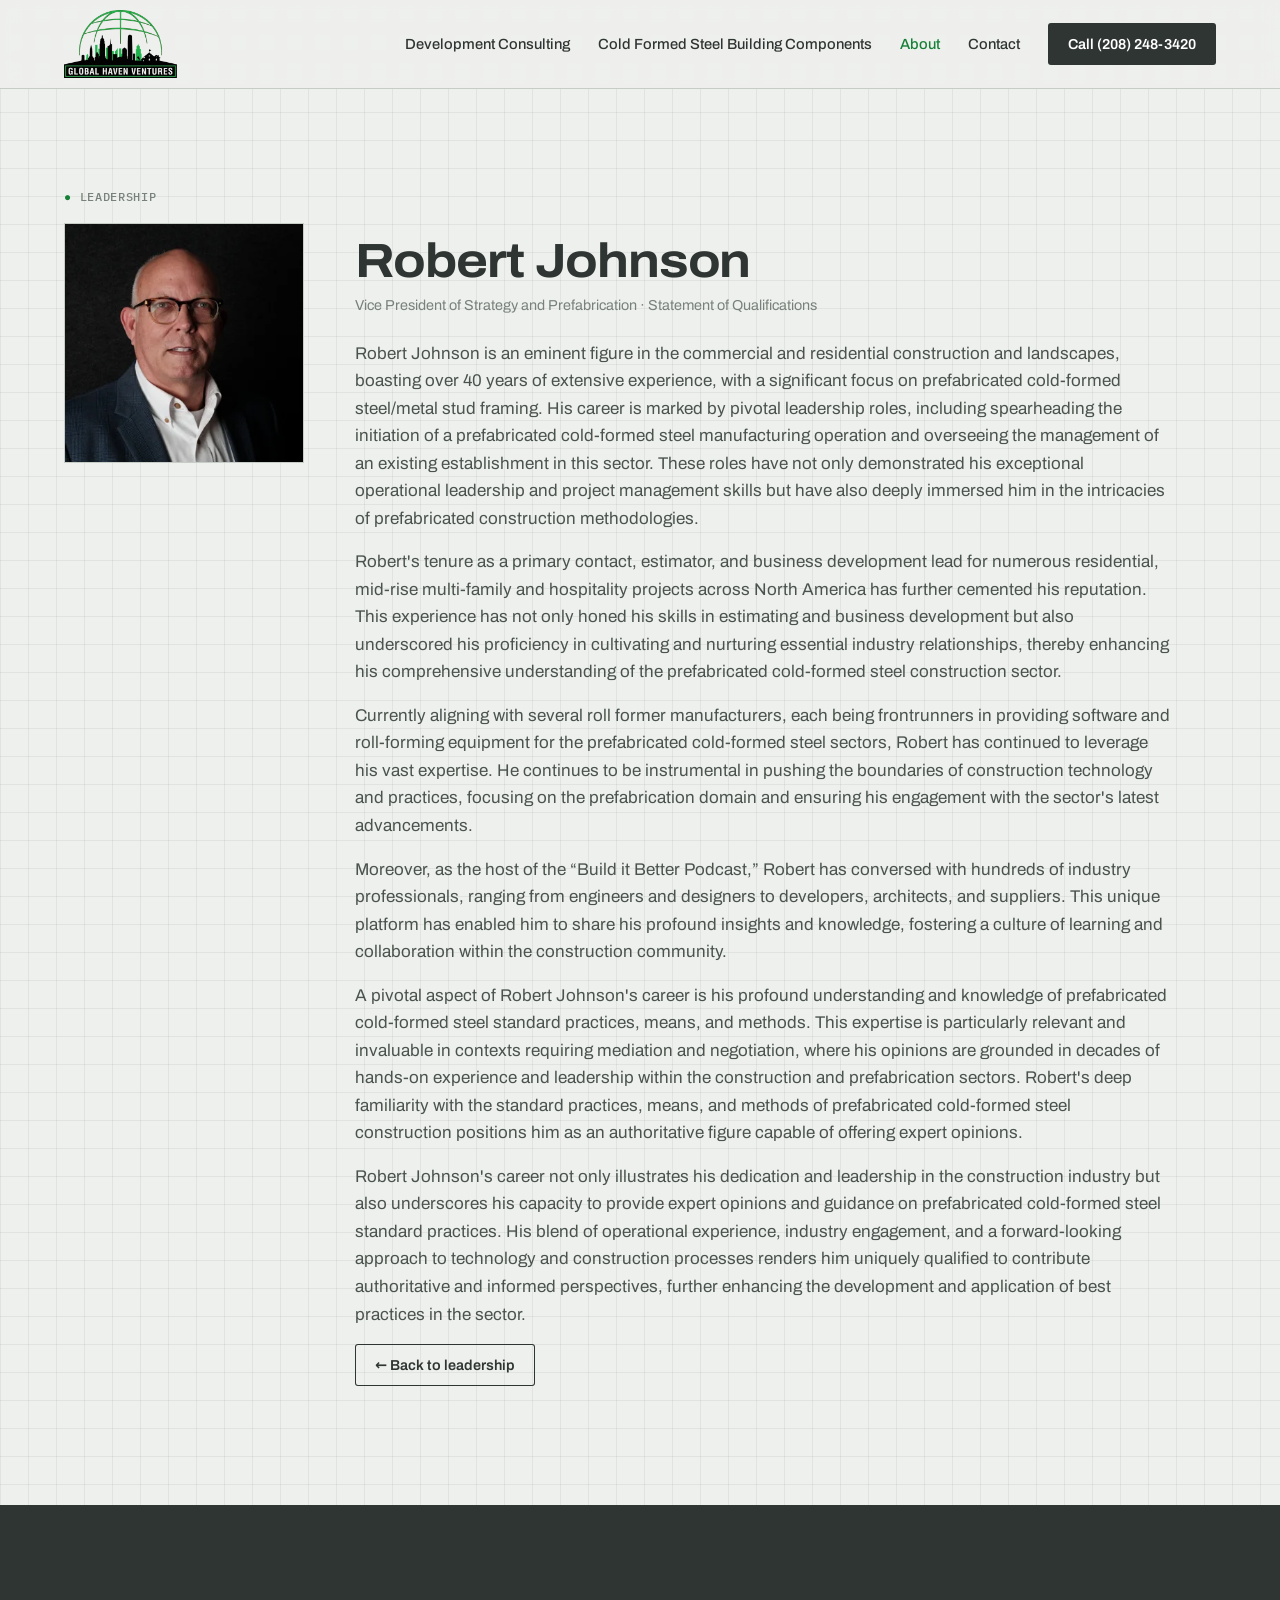
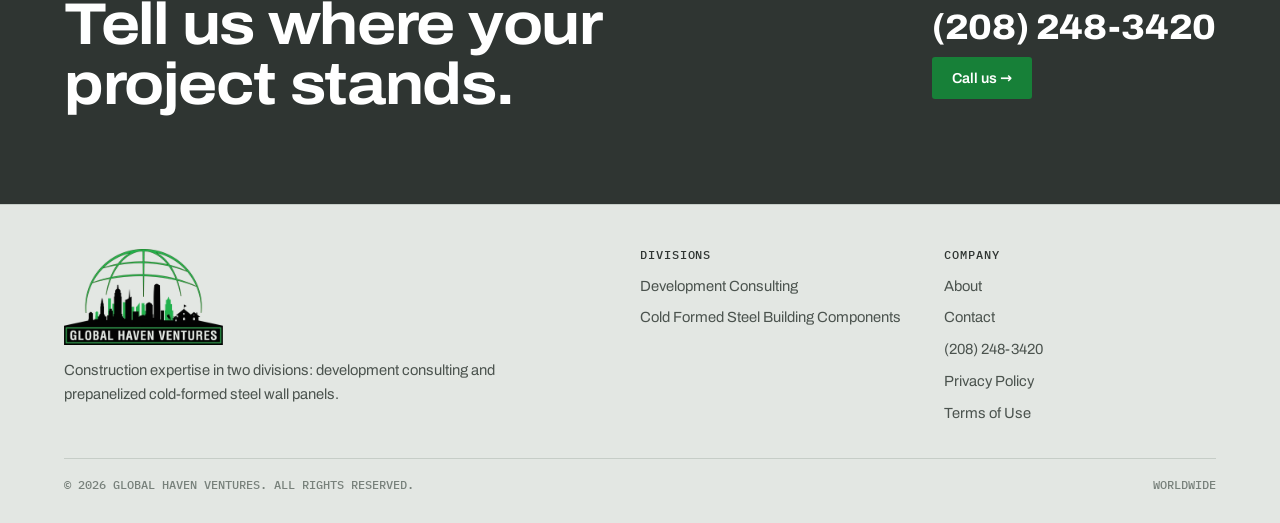
<file: robert-johnson.html>
<!DOCTYPE html>
<html lang="en">
<head>
<meta charset="utf-8" />
<meta name="viewport" content="width=device-width, initial-scale=1" />
<title>Robert Johnson | Global Haven Ventures</title>
<meta name="description" content="Robert Johnson, Vice President of Strategy and Prefabrication at Global Haven Ventures: 40-plus years in construction, focused on prepanelized cold-formed steel framing." />
<meta name="robots" content="noindex,nofollow" />
<meta name="theme-color" content="#2F3532" />
<link rel="icon" type="image/png" sizes="32x32" href="/assets/favicon-32.png" />
<link rel="apple-touch-icon" href="/assets/apple-touch-icon.png" />
<link rel="stylesheet" href="/ghv.css" />
<link rel="preload" href="/assets/archivo-latin-wdth-normal.woff2" as="font" type="font/woff2" crossorigin />
</head>
<body>
<header><div class="wrap">
  <a class="mark" href="/" aria-label="Global Haven Ventures home"><img src="/assets/ghv-logo.webp" alt="Global Haven Ventures" width="398" height="240"></a>
  <nav aria-label="Main"><a href="/consulting">Development Consulting</a><a href="/steel">Cold Formed Steel Building Components</a><a href="/about" aria-current=page>About</a><a href="/contact">Contact</a><a class="btn" href="tel:+12082483420">Call (208) 248-3420</a>
    <details class="menu"><summary aria-label="Menu">Menu</summary><div class="menu-panel"><a href="/consulting">Development Consulting</a><a href="/steel">Cold Formed Steel Building Components</a><a href="/about">About</a><a href="/contact">Contact</a><a href="tel:+12082483420">Call (208) 248-3420</a></div></details>
  </nav>
</div></header>
<main>
<section class="sec first"><div class="wrap">
  <div class="tag"><b>●</b> Leadership</div>
  <div class="bio" style="margin-top:20px">
    <img src="/assets/robert-johnson.webp" alt="Robert Johnson" width="342" height="342">
    <div class="doc"><h1>Robert Johnson</h1><p class="small" style="margin-bottom:22px">Vice President of Strategy and Prefabrication · Statement of Qualifications</p><p>Robert Johnson is an eminent figure in the commercial and residential construction and landscapes, boasting over 40 years of extensive experience, with a significant focus on prefabricated cold-formed steel/metal stud framing. His career is marked by pivotal leadership roles, including spearheading the initiation of a prefabricated cold-formed steel manufacturing operation and overseeing the management of an existing establishment in this sector. These roles have not only demonstrated his exceptional operational leadership and project management skills but have also deeply immersed him in the intricacies of prefabricated construction methodologies.</p><p>Robert&#x27;s tenure as a primary contact, estimator, and business development lead for numerous residential, mid-rise multi-family and hospitality projects across North America has further cemented his reputation. This experience has not only honed his skills in estimating and business development but also underscored his proficiency in cultivating and nurturing essential industry relationships, thereby enhancing his comprehensive understanding of the prefabricated cold-formed steel construction sector.</p><p>Currently aligning with several roll former manufacturers, each being frontrunners in providing software and roll-forming equipment for the prefabricated cold-formed steel sectors, Robert has continued to leverage his vast expertise. He continues to be instrumental in pushing the boundaries of construction technology and practices, focusing on the prefabrication domain and ensuring his engagement with the sector&#x27;s latest advancements.</p><p>Moreover, as the host of the “Build it Better Podcast,” Robert has conversed with hundreds of industry professionals, ranging from engineers and designers to developers, architects, and suppliers. This unique platform has enabled him to share his profound insights and knowledge, fostering a culture of learning and collaboration within the construction community.</p><p>A pivotal aspect of Robert Johnson&#x27;s career is his profound understanding and knowledge of prefabricated cold-formed steel standard practices, means, and methods. This expertise is particularly relevant and invaluable in contexts requiring mediation and negotiation, where his opinions are grounded in decades of hands-on experience and leadership within the construction and prefabrication sectors. Robert&#x27;s deep familiarity with the standard practices, means, and methods of prefabricated cold-formed steel construction positions him as an authoritative figure capable of offering expert opinions.</p><p>Robert Johnson&#x27;s career not only illustrates his dedication and leadership in the construction industry but also underscores his capacity to provide expert opinions and guidance on prefabricated cold-formed steel standard practices. His blend of operational experience, industry engagement, and a forward-looking approach to technology and construction processes renders him uniquely qualified to contribute authoritative and informed perspectives, further enhancing the development and application of best practices in the sector.</p><p><a class="btn ghost" href="/about">← Back to leadership</a></p></div>
  </div>
</div></section>

<section class="close" id="contact"><div class="wrap">
  <h2>Tell us where your project stands.</h2>
  <div class="side"><a class="phone" href="tel:+12082483420">(208) 248-3420</a><a class="btn green" href="tel:+12082483420">Call us →</a></div>
</div></section>
</main>
<footer><div class="wrap">
  <div class="grid">
    <div><img class="foot-logo" src="/assets/ghv-logo.webp" alt="Global Haven Ventures" width="398" height="240" loading="lazy"><p style="margin:14px 0 0;max-width:30em">Construction expertise in two divisions: development consulting and prepanelized cold-formed steel wall panels.</p></div>
    <div><h4>Divisions</h4><a href="/consulting">Development Consulting</a><a href="/steel">Cold Formed Steel Building Components</a></div>
    <div><h4>Company</h4><a href="/about">About</a><a href="/contact">Contact</a><a href="tel:+12082483420">(208) 248-3420</a><a href="/privacy-policy.html">Privacy Policy</a><a href="/terms.html">Terms of Use</a></div>
  </div>
  <div class="legal"><span>© 2026 Global Haven Ventures. All rights reserved.</span><span>Worldwide</span></div>
</div></footer>
</body>
</html>
</file>
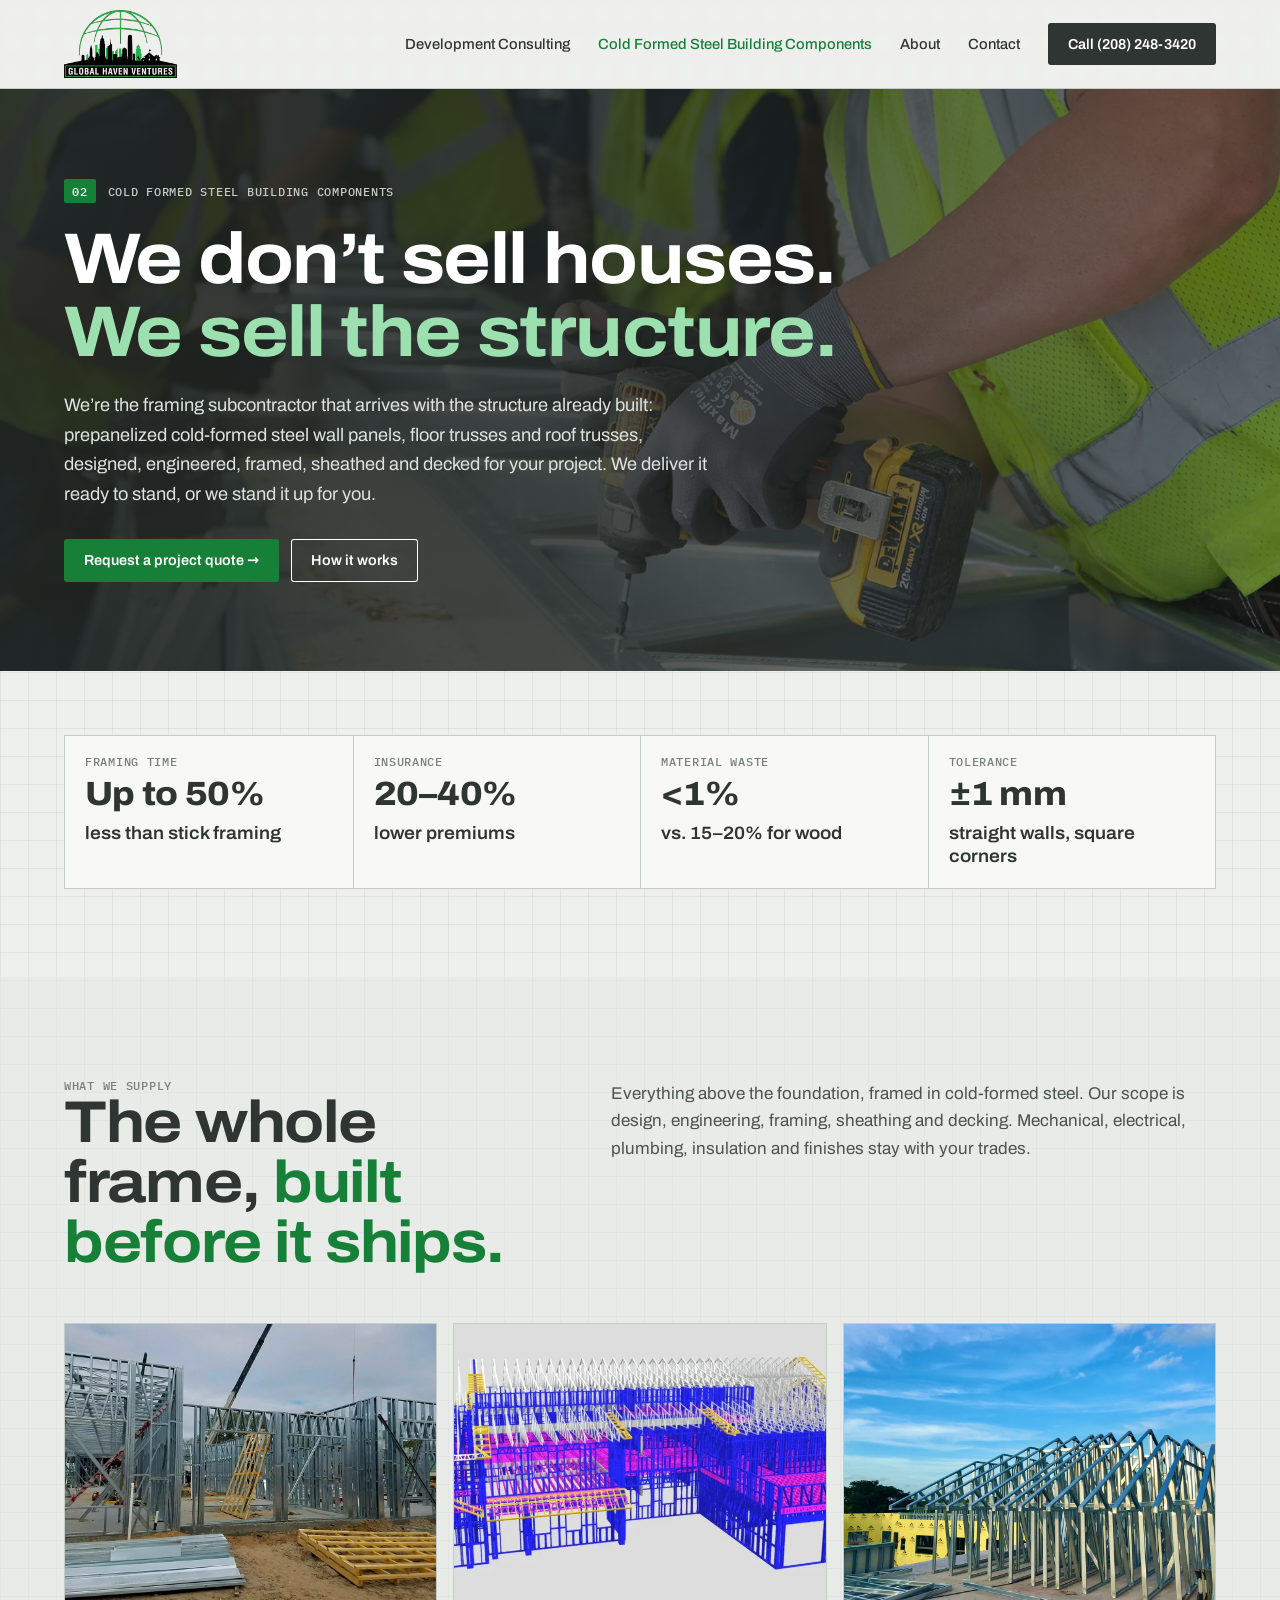
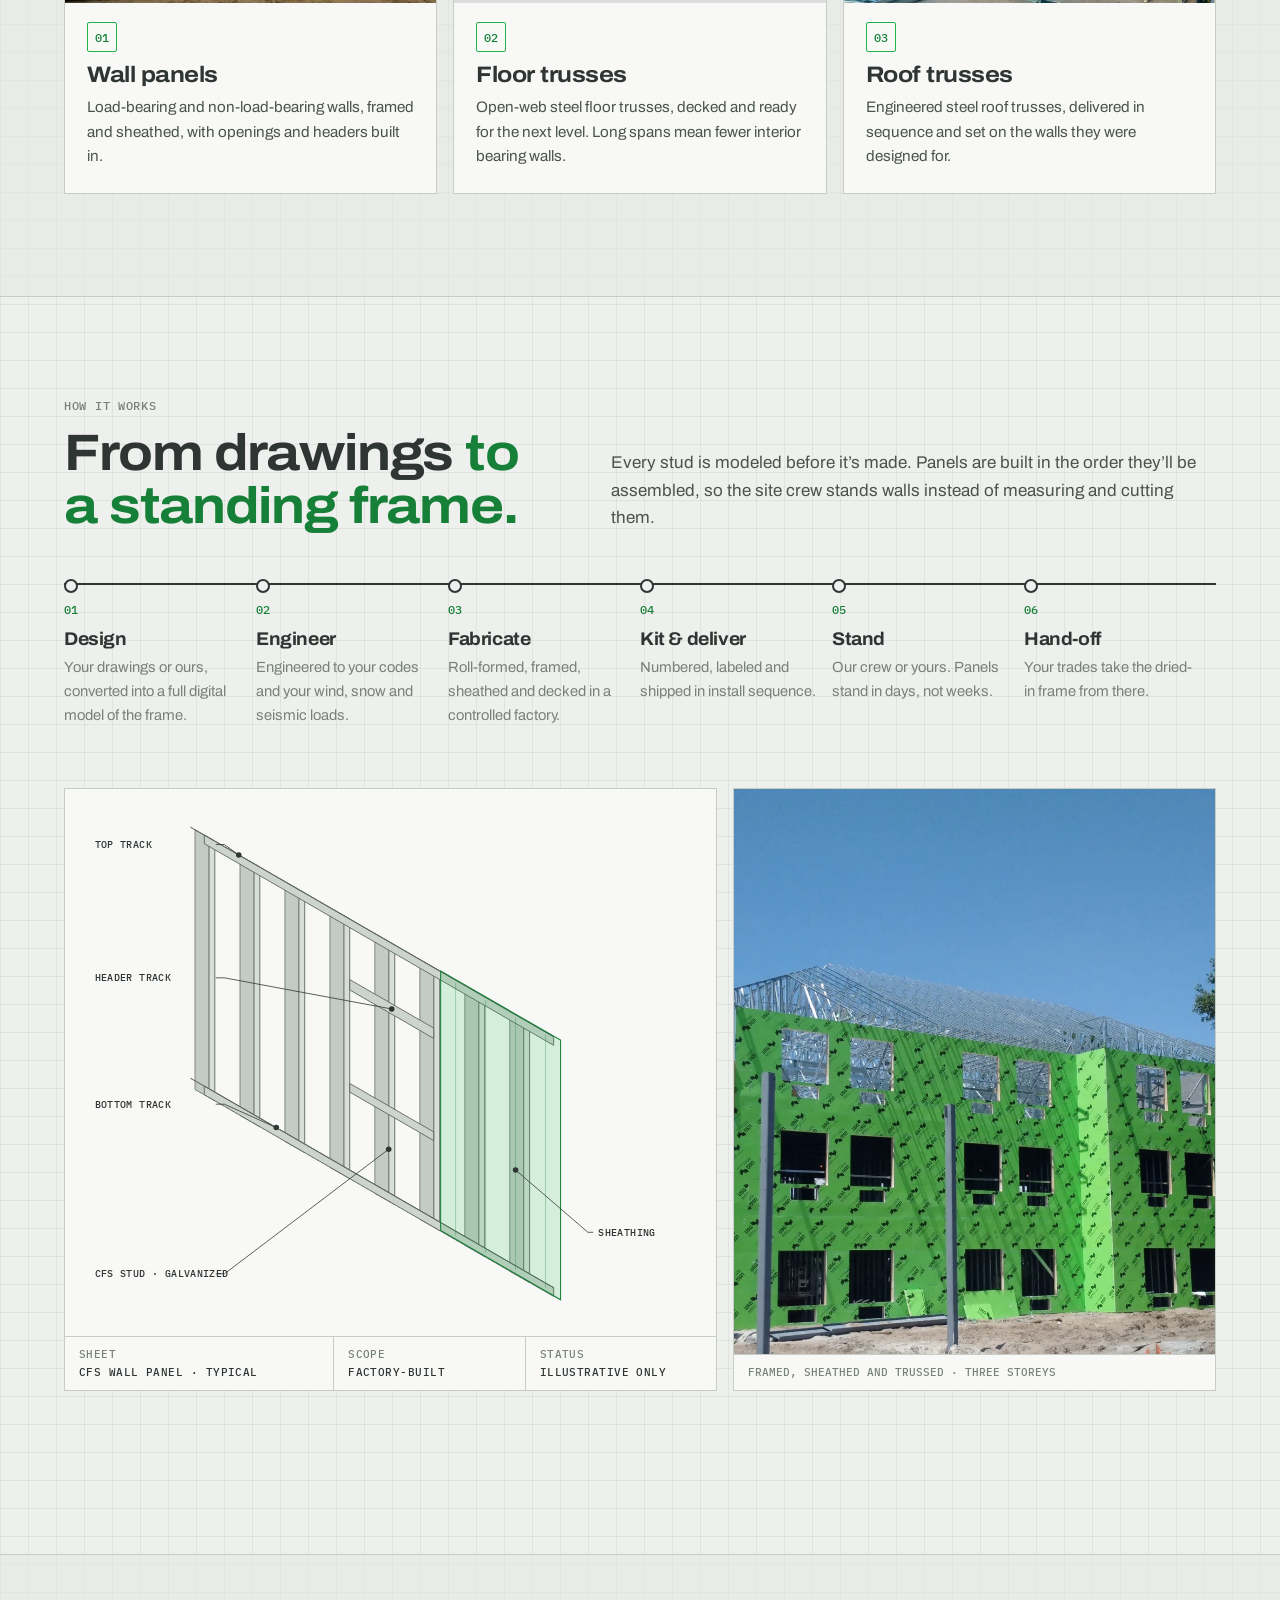
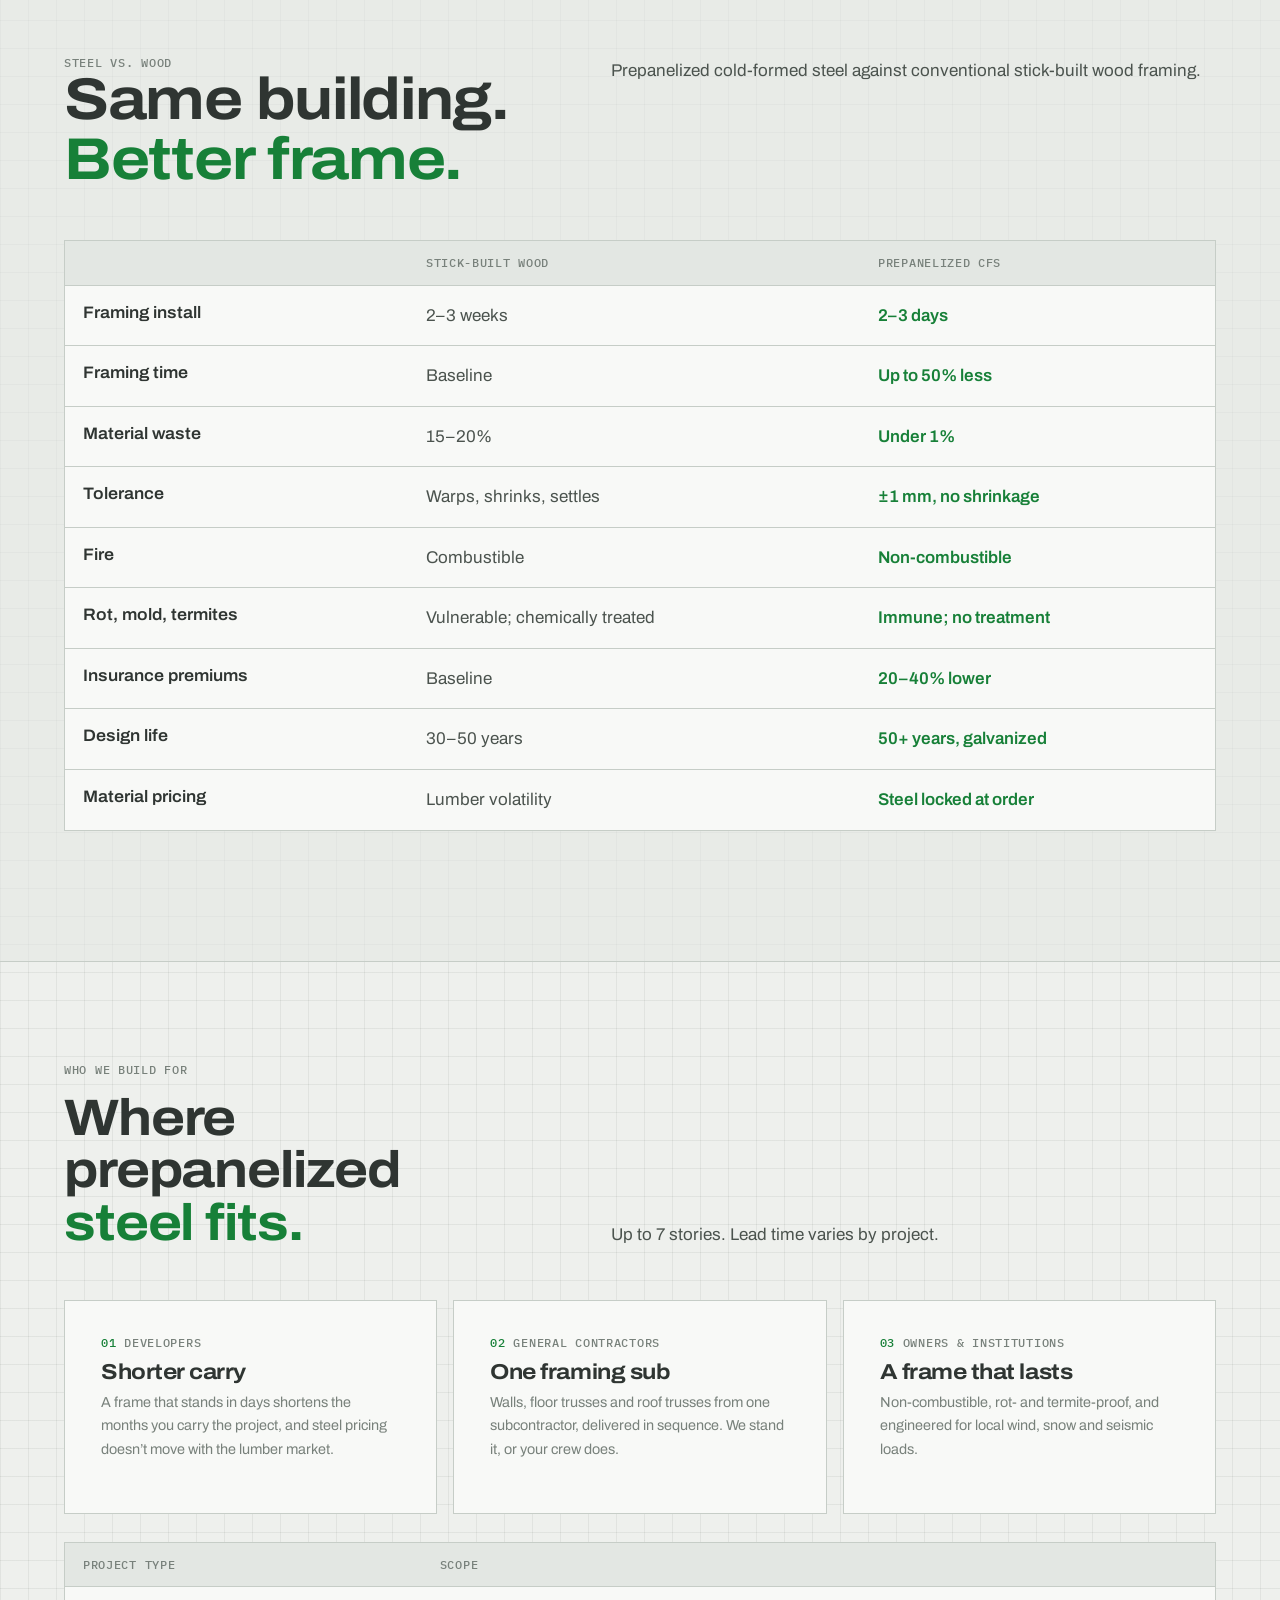
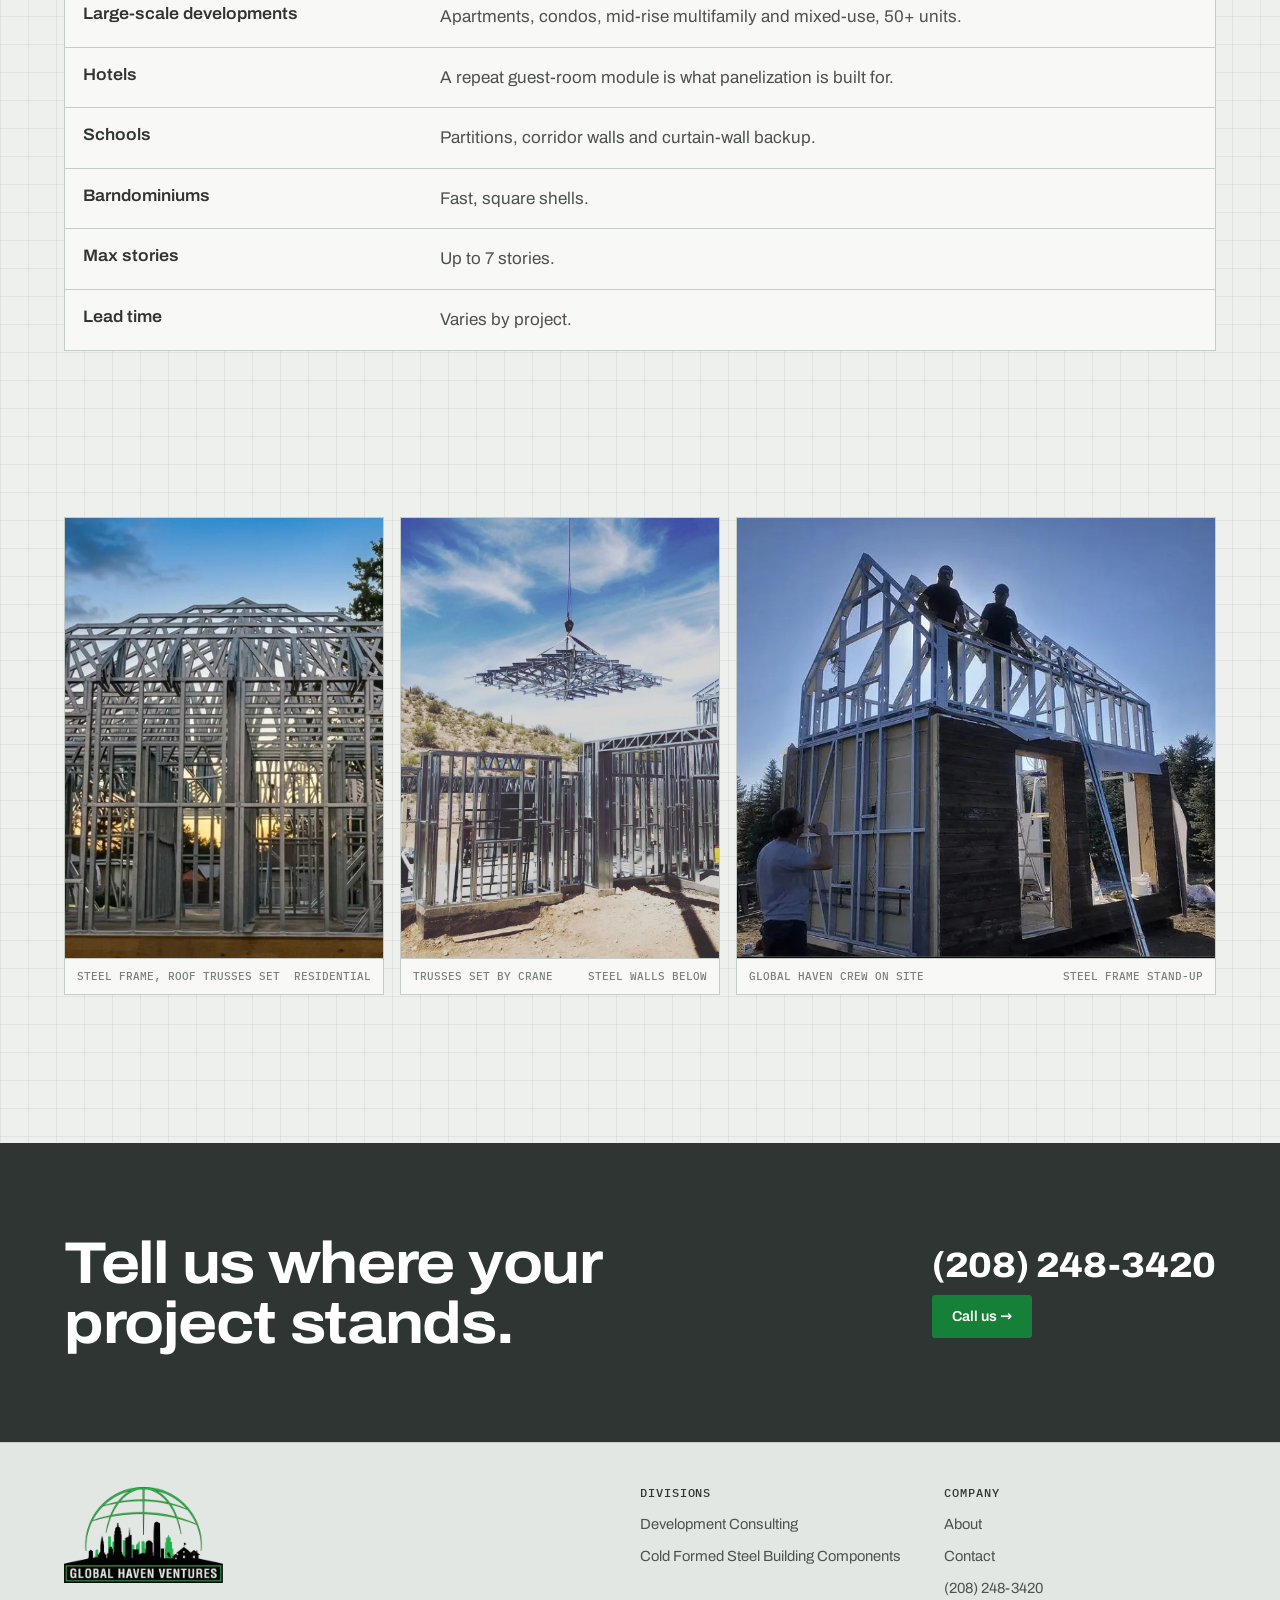
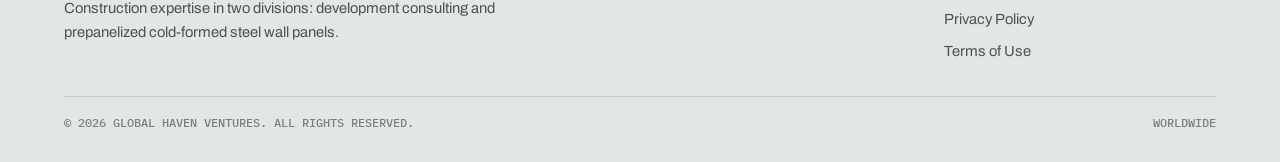
<file: steel.html>
<!DOCTYPE html>
<html lang="en">
<head>
<meta charset="utf-8" />
<meta name="viewport" content="width=device-width, initial-scale=1" />
<title>Prepanelized Cold-Formed Steel Framing | Global Haven Ventures</title>
<meta name="description" content="Prepanelized cold-formed steel wall panels, floor trusses and roof trusses: designed, engineered, framed, sheathed and decked, delivered ready to stand, or stood up by our crew." />
<meta name="robots" content="noindex,nofollow" />
<meta name="theme-color" content="#2F3532" />
<link rel="icon" type="image/png" sizes="32x32" href="/assets/favicon-32.png" />
<link rel="apple-touch-icon" href="/assets/apple-touch-icon.png" />
<link rel="stylesheet" href="/ghv.css" />
<link rel="preload" href="/assets/archivo-latin-wdth-normal.woff2" as="font" type="font/woff2" crossorigin />
<link rel="preload" href="/assets/panel-assembly-crew.webp" as="image" />
</head>
<body>
<header><div class="wrap">
  <a class="mark" href="/" aria-label="Global Haven Ventures home"><img src="/assets/ghv-logo.webp" alt="Global Haven Ventures" width="398" height="240"></a>
  <nav aria-label="Main"><a href="/consulting">Development Consulting</a><a href="/steel" aria-current=page>Cold Formed Steel Building Components</a><a href="/about">About</a><a href="/contact">Contact</a><a class="btn" href="tel:+12082483420">Call (208) 248-3420</a>
    <details class="menu"><summary aria-label="Menu">Menu</summary><div class="menu-panel"><a href="/consulting">Development Consulting</a><a href="/steel">Cold Formed Steel Building Components</a><a href="/about">About</a><a href="/contact">Contact</a><a href="tel:+12082483420">Call (208) 248-3420</a></div></details>
  </nav>
</div></header>
<main>
<section class="hero photo-hero page-hero"><img class="hero-bg" style="object-position:72% 85%" src="/assets/panel-assembly-crew.webp" alt="Crew fastening cold-formed steel framing panels on a factory line" width="1800" height="1195"><div class="wrap">
  <div class="div-label"><span class="no">02</span><span>Cold Formed Steel Building Components</span></div>
  <h1>We don’t sell houses. <span>We sell the structure.</span></h1>
  <p class="lead">We’re the framing subcontractor that arrives with the structure already built: prepanelized cold-formed steel wall panels, floor trusses and roof trusses, designed, engineered, framed, sheathed and decked for your project. We deliver it ready to stand, or we stand it up for you.</p>
  <div class="ctas"><a class="btn green" href="tel:+12082483420">Request a project quote →</a><a class="btn ghost light" href="#how">How it works</a></div>
</div></section>

<section class="band"><div class="wrap">
  <div class="cred stats4">
    <div><span class="tag">Framing time</span><span class="stat">Up to 50%</span><p class="small">less than stick framing</p></div>
    <div><span class="tag">Insurance</span><span class="stat">20–40%</span><p class="small">lower premiums</p></div>
    <div><span class="tag">Material waste</span><span class="stat">&lt;1%</span><p class="small">vs. 15–20% for wood</p></div>
    <div><span class="tag">Tolerance</span><span class="stat">±1 mm</span><p class="small">straight walls, square corners</p></div>
  </div>
</div></section>

<section class="sec first division steel"><div class="wrap">
  <div class="head">
    <div><div class="tag">What we supply</div><h2>The whole frame, <span>built before it ships.</span></h2></div>
    <p>Everything above the foundation, framed in cold-formed steel. Our scope is design, engineering, framing, sheathing and decking. Mechanical, electrical, plumbing, insulation and finishes stay with your trades.</p>
  </div>
  <div class="supply">
    <figure><img src="/assets/walls-on-slab.webp" alt="Prepanelized cold-formed steel wall panels standing on a slab, crane behind" width="1280" height="853" loading="lazy"><figcaption><span class="no">01</span><h3>Wall panels</h3><p>Load-bearing and non-load-bearing walls, framed and sheathed, with openings and headers built in.</p></figcaption></figure>
    <figure><img src="/assets/framing-model.webp" alt="3D model of a building framed in cold-formed steel: walls, floor trusses and roof trusses" width="1400" height="540" loading="lazy"><figcaption><span class="no">02</span><h3>Floor trusses</h3><p>Open-web steel floor trusses, decked and ready for the next level. Long spans mean fewer interior bearing walls.</p></figcaption></figure>
    <figure><img src="/assets/roof-trusses.webp" alt="Row of galvanized cold-formed steel roof trusses set on a building" width="1400" height="900" loading="lazy"><figcaption><span class="no">03</span><h3>Roof trusses</h3><p>Engineered steel roof trusses, delivered in sequence and set on the walls they were designed for.</p></figcaption></figure>
  </div>
</div></section>

<section class="sec" id="how"><div class="wrap">
  <div class="head">
    <div><div class="tag">How it works</div><h2>From drawings <span>to a standing frame.</span></h2></div>
    <p>Every stud is modeled before it’s made. Panels are built in the order they’ll be assembled, so the site crew stands walls instead of measuring and cutting them.</p>
  </div>
  <ol class="process">
    <li><h3>Design</h3><p>Your drawings or ours, converted into a full digital model of the frame.</p></li>
    <li><h3>Engineer</h3><p>Engineered to your codes and your wind, snow and seismic loads.</p></li>
    <li><h3>Fabricate</h3><p>Roll-formed, framed, sheathed and decked in a controlled factory.</p></li>
    <li><h3>Kit &amp; deliver</h3><p>Numbered, labeled and shipped in install sequence.</p></li>
    <li><h3>Stand</h3><p>Our crew or yours. Panels stand in days, not weeks.</p></li>
    <li><h3>Hand-off</h3><p>Your trades take the dried-in frame from there.</p></li>
  </ol>
  <div class="steel-grid" style="margin-top:clamp(40px,5vw,60px)">
    <div class="drawing">
      <svg class="axo" viewBox="0 0 720 600" role="img" aria-label="Illustrative isometric drawing of a prepanelized cold-formed steel wall panel: top and bottom track, galvanized studs, header track and sheathing">
<line class="back" x1="134.0" y1="31.0" x2="532.4" y2="261.0"/>
<line class="back" x1="134.0" y1="331.0" x2="532.4" y2="561.0"/>
<polygon class="stud" points="150.0,40.0 156.9,44.0 156.9,344.0 150.0,340.0"/>
<polygon class="stud-side" points="150.0,40.0 134.0,31.0 134.0,331.0 150.0,340.0"/>
<polygon class="stud" points="202.0,70.0 208.9,74.0 208.9,374.0 202.0,370.0"/>
<polygon class="stud-side" points="202.0,70.0 186.0,61.0 186.0,361.0 202.0,370.0"/>
<polygon class="stud" points="253.9,100.0 260.8,104.0 260.8,404.0 253.9,400.0"/>
<polygon class="stud-side" points="253.9,100.0 237.9,91.0 237.9,391.0 253.9,400.0"/>
<polygon class="stud" points="305.9,130.0 312.8,134.0 312.8,434.0 305.9,430.0"/>
<polygon class="stud-side" points="305.9,130.0 289.9,121.0 289.9,421.0 305.9,430.0"/>
<polygon class="stud" points="357.8,160.0 364.8,164.0 364.8,464.0 357.8,460.0"/>
<polygon class="stud-side" points="357.8,160.0 341.8,151.0 341.8,451.0 357.8,460.0"/>
<polygon class="stud" points="409.8,190.0 416.7,194.0 416.7,494.0 409.8,490.0"/>
<polygon class="stud-side" points="409.8,190.0 393.8,181.0 393.8,481.0 409.8,490.0"/>
<polygon class="stud" points="461.8,220.0 468.7,224.0 468.7,524.0 461.8,520.0"/>
<polygon class="stud-side" points="461.8,220.0 445.8,211.0 445.8,511.0 461.8,520.0"/>
<polygon class="stud" points="513.7,250.0 520.6,254.0 520.6,554.0 513.7,550.0"/>
<polygon class="stud-side" points="513.7,250.0 497.7,241.0 497.7,541.0 513.7,550.0"/>
<polygon class="track" points="144.8,37.0 548.4,270.0 548.4,280.0 144.8,47.0"/>
<polygon class="track-top" points="144.8,37.0 128.8,28.0 532.4,261.0 548.4,270.0"/>
<polygon class="track" points="144.8,327.0 548.4,560.0 548.4,570.0 144.8,337.0"/>
<polygon class="track-top" points="144.8,327.0 128.8,318.0 532.4,551.0 548.4,560.0"/>
<polygon class="track" points="312.8,204.0 409.8,260.0 409.8,272.0 312.8,216.0"/>
<polygon class="track" points="312.8,324.0 409.8,380.0 409.8,390.0 312.8,334.0"/>
<polygon class="sheath" points="417.8,194.0 556.4,274.0 556.4,574.0 417.8,494.0"/>
<line class="sheath-line" x1="435.1" y1="208.0" x2="435.1" y2="500.0"/>
<line class="sheath-line" x1="469.8" y1="228.0" x2="469.8" y2="520.0"/>
<line class="sheath-line" x1="504.4" y1="248.0" x2="504.4" y2="540.0"/>
<line class="sheath-line" x1="539.0" y1="268.0" x2="539.0" y2="560.0"/>
<polyline class="lead" points="184.6,60.0 168,48 158,48"/>
<circle class="dot" cx="184.6" cy="60.0" r="3.2"/>
<text class="lbl" x="18" y="52">TOP TRACK</text>
<polyline class="lead" points="361.3,238.0 168,202 158,202"/>
<circle class="dot" cx="361.3" cy="238.0" r="3.2"/>
<text class="lbl" x="18" y="206">HEADER TRACK</text>
<polyline class="lead" points="227.9,375.0 168,348 158,348"/>
<circle class="dot" cx="227.9" cy="375.0" r="3.2"/>
<text class="lbl" x="18" y="352">BOTTOM TRACK</text>
<polyline class="lead" points="357.8,400.0 168,544 158,544"/>
<circle class="dot" cx="357.8" cy="400.0" r="3.2"/>
<text class="lbl" x="18" y="548">CFS STUD · GALVANIZED</text>
<polyline class="lead" points="504.4,424.0 588,496 594,496"/>
<circle class="dot" cx="504.4" cy="424.0" r="3.2"/>
<text class="lbl" x="600" y="500">SHEATHING</text>
</svg>
      <div class="titleblock">
        <div>Sheet<b>CFS wall panel · typical</b></div>
        <div>Scope<b>Factory-built</b></div>
        <div>Status<b>Illustrative only</b></div>
      </div>
    </div>
    <figure class="photo tall"><img src="/assets/sheathed-3storey.webp" alt="Three-storey cold-formed steel building with exterior sheathing and steel roof trusses" width="1394" height="1046" loading="lazy"><figcaption>Framed, sheathed and trussed · three storeys</figcaption></figure>
  </div>
</div></section>

<section class="sec division steel"><div class="wrap">
  <div class="head">
    <div><div class="tag">Steel vs. wood</div><h2>Same building. <span>Better frame.</span></h2></div>
    <p>Prepanelized cold-formed steel against conventional stick-built wood framing.</p>
  </div>
  <div class="table-wrap"><table class="vs">
    <thead><tr><th></th><th>Stick-built wood</th><th>Prepanelized CFS</th></tr></thead>
    <tbody>
      <tr><td>Framing install</td><td>2–3 weeks</td><td><b>2–3 days</b></td></tr>
      <tr><td>Framing time</td><td>Baseline</td><td><b>Up to 50% less</b></td></tr>
      <tr><td>Material waste</td><td>15–20%</td><td><b>Under 1%</b></td></tr>
      <tr><td>Tolerance</td><td>Warps, shrinks, settles</td><td><b>±1 mm, no shrinkage</b></td></tr>
      <tr><td>Fire</td><td>Combustible</td><td><b>Non-combustible</b></td></tr>
      <tr><td>Rot, mold, termites</td><td>Vulnerable; chemically treated</td><td><b>Immune; no treatment</b></td></tr>
      <tr><td>Insurance premiums</td><td>Baseline</td><td><b>20–40% lower</b></td></tr>
      <tr><td>Design life</td><td>30–50 years</td><td><b>50+ years, galvanized</b></td></tr>
      <tr><td>Material pricing</td><td>Lumber volatility</td><td><b>Steel locked at order</b></td></tr>
    </tbody>
  </table></div>
</div></section>

<section class="sec"><div class="wrap">
  <div class="head">
    <div><div class="tag">Who we build for</div><h2>Where prepanelized <span>steel fits.</span></h2></div>
    <p>Up to 7 stories. Lead time varies by project.</p>
  </div>
  <div class="cards3" style="margin-bottom:28px">
    <div class="panel"><div class="tag"><b>01</b> Developers</div><h3>Shorter carry</h3><p class="small">A frame that stands in days shortens the months you carry the project, and steel pricing doesn’t move with the lumber market.</p></div>
    <div class="panel"><div class="tag"><b>02</b> General contractors</div><h3>One framing sub</h3><p class="small">Walls, floor trusses and roof trusses from one subcontractor, delivered in sequence. We stand it, or your crew does.</p></div>
    <div class="panel"><div class="tag"><b>03</b> Owners &amp; institutions</div><h3>A frame that lasts</h3><p class="small">Non-combustible, rot- and termite-proof, and engineered for local wind, snow and seismic loads.</p></div>
  </div>
  <div class="table-wrap"><table>
    <thead><tr><th>Project type</th><th>Scope</th></tr></thead>
    <tbody>
      <tr><td>Large-scale developments</td><td>Apartments, condos, mid-rise multifamily and mixed-use, 50+ units.</td></tr>
      <tr><td>Hotels</td><td>A repeat guest-room module is what panelization is built for.</td></tr>
      <tr><td>Schools</td><td>Partitions, corridor walls and curtain-wall backup.</td></tr>
      <tr><td>Barndominiums</td><td>Fast, square shells.</td></tr>
      <tr><td>Max stories</td><td>Up to 7 stories.</td></tr>
      <tr><td>Lead time</td><td>Varies by project.</td></tr>
    </tbody>
  </table></div>
</div></section>

<section class="band"><div class="wrap">
  <div class="photos">
    <figure><img src="/assets/frame-dusk.webp" alt="Cold-formed steel house frame with steel roof trusses at dusk" width="1280" height="720" loading="lazy"><figcaption><span>Steel frame, roof trusses set</span><span>Residential</span></figcaption></figure>
    <figure><img src="/assets/truss-lift.webp" alt="Steel roof trusses lifted by crane over steel-framed walls" width="1280" height="1280" loading="lazy"><figcaption><span>Trusses set by crane</span><span>Steel walls below</span></figcaption></figure>
    <figure><img src="/assets/g1-crew.webp" alt="Global Haven crew standing up a steel frame on site" width="860" height="642" loading="lazy"><figcaption><span>Global Haven crew on site</span><span>Steel frame stand-up</span></figcaption></figure>
  </div>
</div></section>

<section class="close" id="contact"><div class="wrap">
  <h2>Tell us where your project stands.</h2>
  <div class="side"><a class="phone" href="tel:+12082483420">(208) 248-3420</a><a class="btn green" href="tel:+12082483420">Call us →</a></div>
</div></section>
</main>
<footer><div class="wrap">
  <div class="grid">
    <div><img class="foot-logo" src="/assets/ghv-logo.webp" alt="Global Haven Ventures" width="398" height="240" loading="lazy"><p style="margin:14px 0 0;max-width:30em">Construction expertise in two divisions: development consulting and prepanelized cold-formed steel wall panels.</p></div>
    <div><h4>Divisions</h4><a href="/consulting">Development Consulting</a><a href="/steel">Cold Formed Steel Building Components</a></div>
    <div><h4>Company</h4><a href="/about">About</a><a href="/contact">Contact</a><a href="tel:+12082483420">(208) 248-3420</a><a href="/privacy-policy.html">Privacy Policy</a><a href="/terms.html">Terms of Use</a></div>
  </div>
  <div class="legal"><span>© 2026 Global Haven Ventures. All rights reserved.</span><span>Worldwide</span></div>
</div></footer>
</body>
</html>
</file>
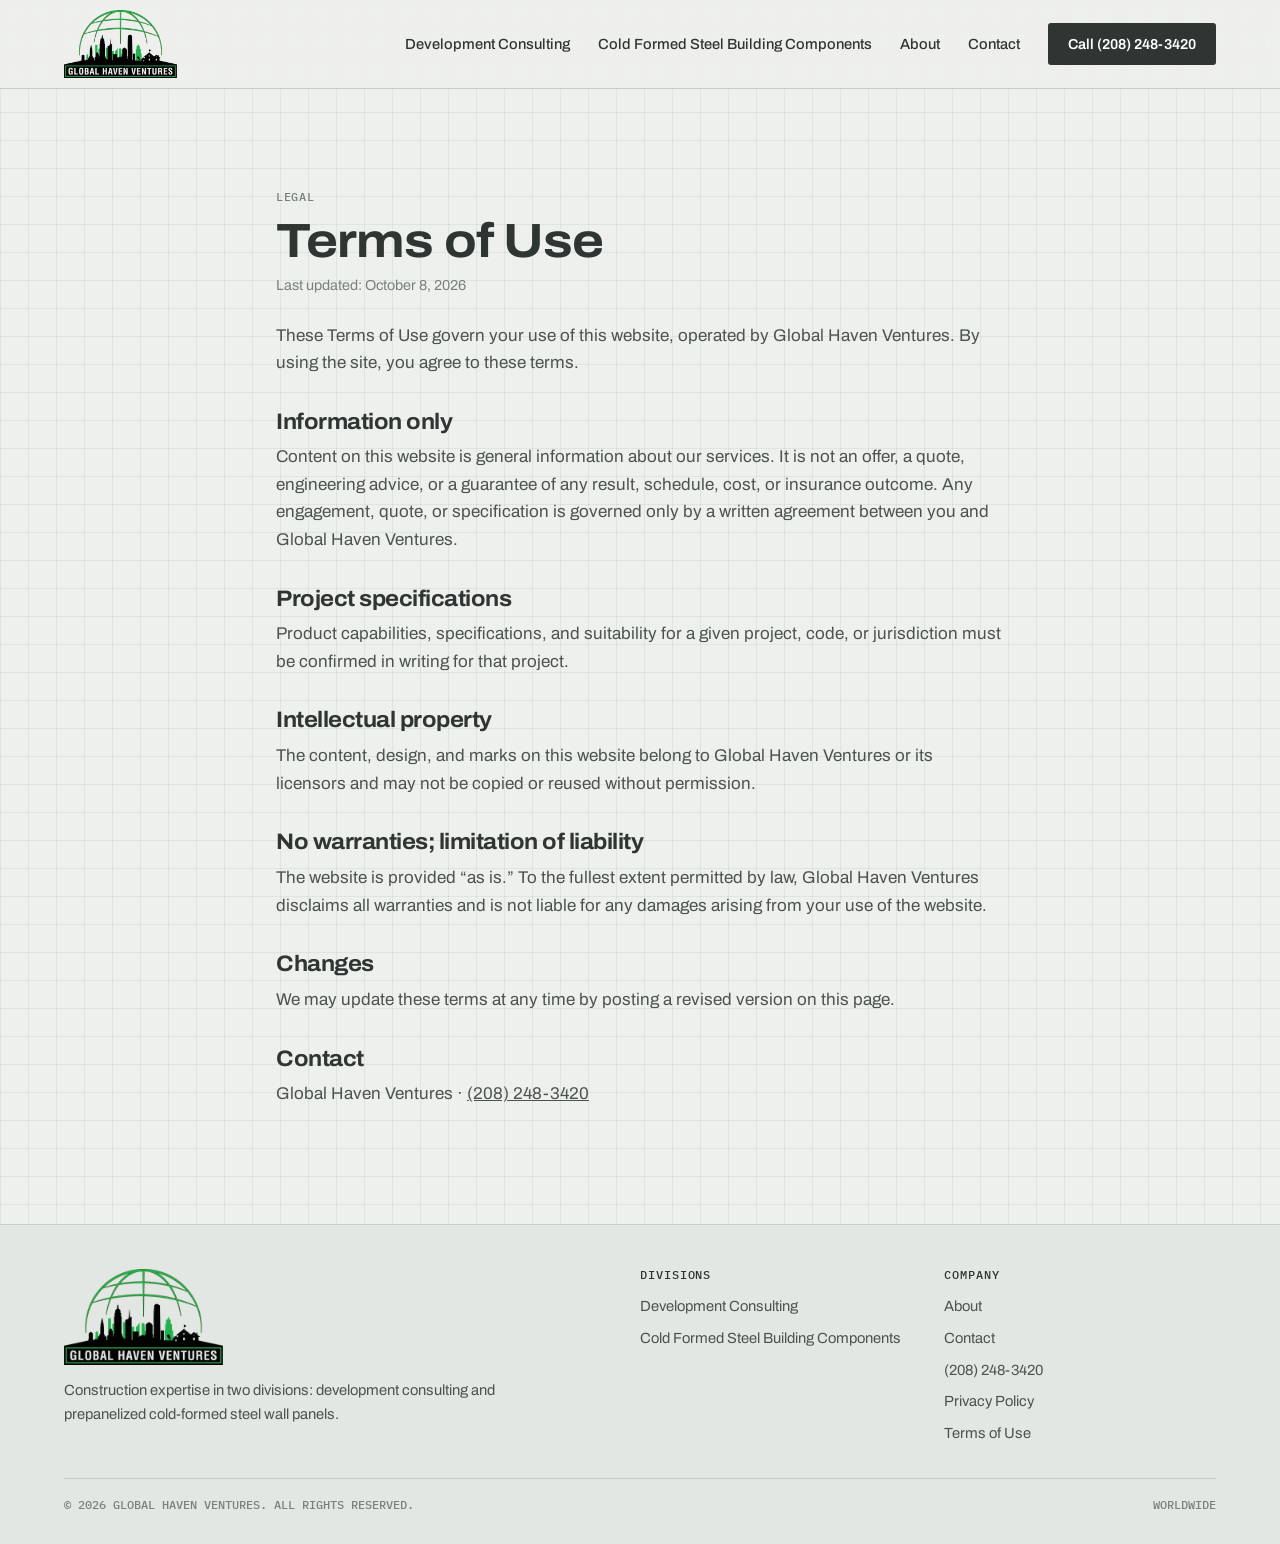
<file: terms.html>
<!DOCTYPE html>
<html lang="en">
<head>
<meta charset="utf-8" />
<meta name="viewport" content="width=device-width, initial-scale=1" />
<title>Terms of Use | Global Haven Ventures</title>
<meta name="description" content="Terms of Use for the Global Haven Ventures website." />
<meta name="robots" content="noindex,nofollow" />
<meta name="theme-color" content="#2F3532" />
<link rel="icon" type="image/png" sizes="32x32" href="/assets/favicon-32.png" />
<link rel="apple-touch-icon" href="/assets/apple-touch-icon.png" />
<link rel="stylesheet" href="/ghv.css" />
<link rel="preload" href="/assets/archivo-latin-wdth-normal.woff2" as="font" type="font/woff2" crossorigin />
</head>
<body>
<header><div class="wrap">
  <a class="mark" href="/" aria-label="Global Haven Ventures home"><img src="/assets/ghv-logo.webp" alt="Global Haven Ventures" width="398" height="240"></a>
  <nav aria-label="Main"><a href="/consulting">Development Consulting</a><a href="/steel">Cold Formed Steel Building Components</a><a href="/about">About</a><a href="/contact">Contact</a><a class="btn" href="tel:+12082483420">Call (208) 248-3420</a>
    <details class="menu"><summary aria-label="Menu">Menu</summary><div class="menu-panel"><a href="/consulting">Development Consulting</a><a href="/steel">Cold Formed Steel Building Components</a><a href="/about">About</a><a href="/contact">Contact</a><a href="tel:+12082483420">Call (208) 248-3420</a></div></details>
  </nav>
</div></header>
<main>
<section class="sec first"><div class="wrap doc">
  <div class="tag">Legal</div>
  <h1>Terms of Use</h1>
  <p class="small">Last updated: October 8, 2026</p>
  <p>These Terms of Use govern your use of this website, operated by Global Haven Ventures. By using the site, you agree to these terms.</p>
  <h2>Information only</h2>
  <p>Content on this website is general information about our services. It is not an offer, a quote, engineering advice, or a guarantee of any result, schedule, cost, or insurance outcome. Any engagement, quote, or specification is governed only by a written agreement between you and Global Haven Ventures.</p>
  <h2>Project specifications</h2>
  <p>Product capabilities, specifications, and suitability for a given project, code, or jurisdiction must be confirmed in writing for that project.</p>
  <h2>Intellectual property</h2>
  <p>The content, design, and marks on this website belong to Global Haven Ventures or its licensors and may not be copied or reused without permission.</p>
  <h2>No warranties; limitation of liability</h2>
  <p>The website is provided “as is.” To the fullest extent permitted by law, Global Haven Ventures disclaims all warranties and is not liable for any damages arising from your use of the website.</p>
  <h2>Changes</h2>
  <p>We may update these terms at any time by posting a revised version on this page.</p>
  <h2>Contact</h2>
  <p>Global Haven Ventures · <a href="tel:+12082483420">(208) 248-3420</a></p>
</div></section>
</main>
<footer><div class="wrap">
  <div class="grid">
    <div><img class="foot-logo" src="/assets/ghv-logo.webp" alt="Global Haven Ventures" width="398" height="240" loading="lazy"><p style="margin:14px 0 0;max-width:30em">Construction expertise in two divisions: development consulting and prepanelized cold-formed steel wall panels.</p></div>
    <div><h4>Divisions</h4><a href="/consulting">Development Consulting</a><a href="/steel">Cold Formed Steel Building Components</a></div>
    <div><h4>Company</h4><a href="/about">About</a><a href="/contact">Contact</a><a href="tel:+12082483420">(208) 248-3420</a><a href="/privacy-policy.html">Privacy Policy</a><a href="/terms.html">Terms of Use</a></div>
  </div>
  <div class="legal"><span>© 2026 Global Haven Ventures. All rights reserved.</span><span>Worldwide</span></div>
</div></footer>
</body>
</html>
</file>
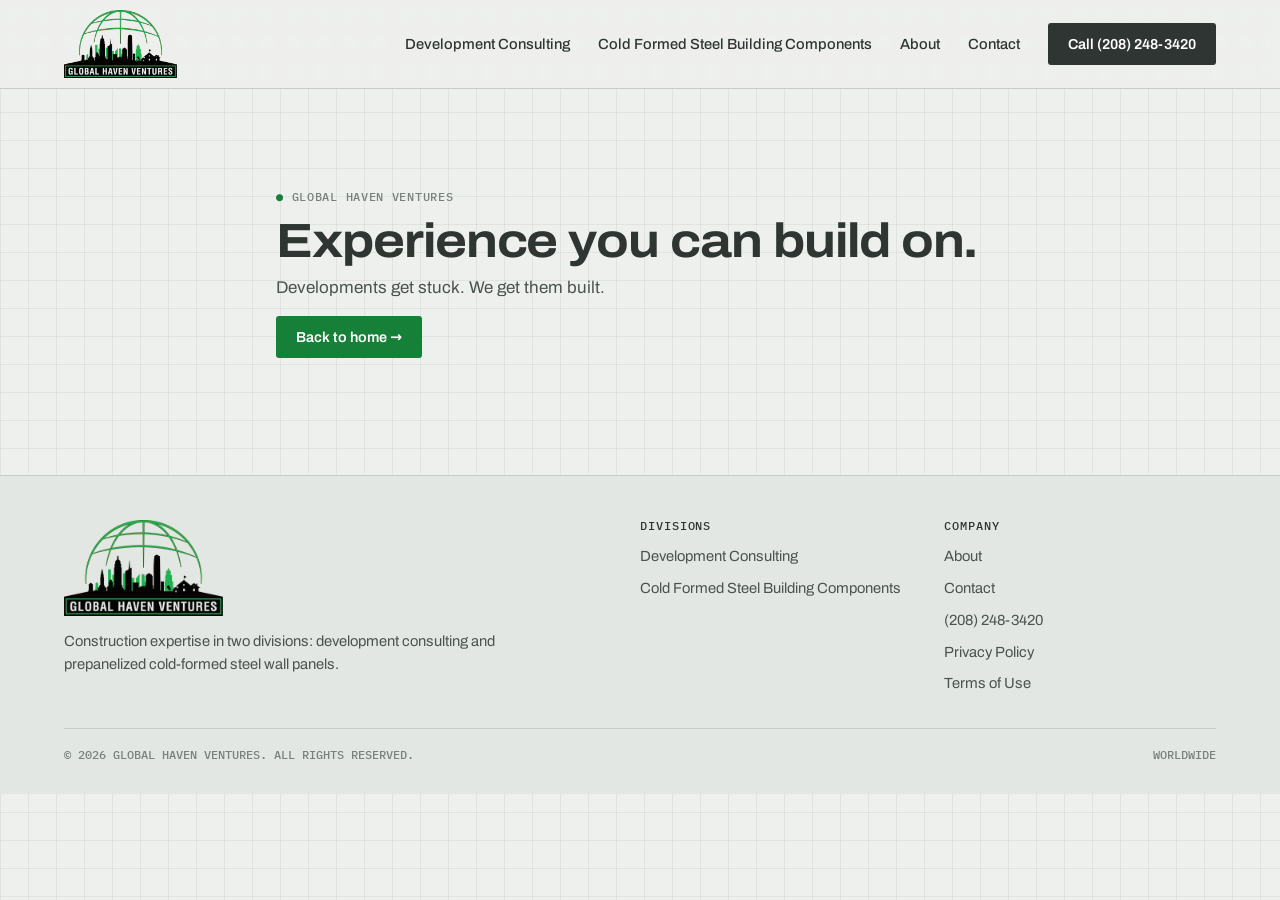
<file: thank-you.html>
<!DOCTYPE html>
<html lang="en">
<head>
<meta charset="utf-8" />
<meta name="viewport" content="width=device-width, initial-scale=1" />
<title>Global Haven Ventures</title>
<meta name="description" content="Global Haven Ventures" />
<meta name="robots" content="noindex,nofollow" />
<meta name="theme-color" content="#2F3532" />
<link rel="icon" type="image/png" sizes="32x32" href="/assets/favicon-32.png" />
<link rel="apple-touch-icon" href="/assets/apple-touch-icon.png" />
<link rel="stylesheet" href="/ghv.css" />
<link rel="preload" href="/assets/archivo-latin-wdth-normal.woff2" as="font" type="font/woff2" crossorigin />
</head>
<body>
<header><div class="wrap">
  <a class="mark" href="/" aria-label="Global Haven Ventures home"><img src="/assets/ghv-logo.webp" alt="Global Haven Ventures" width="398" height="240"></a>
  <nav aria-label="Main"><a href="/consulting">Development Consulting</a><a href="/steel">Cold Formed Steel Building Components</a><a href="/about">About</a><a href="/contact">Contact</a><a class="btn" href="tel:+12082483420">Call (208) 248-3420</a>
    <details class="menu"><summary aria-label="Menu">Menu</summary><div class="menu-panel"><a href="/consulting">Development Consulting</a><a href="/steel">Cold Formed Steel Building Components</a><a href="/about">About</a><a href="/contact">Contact</a><a href="tel:+12082483420">Call (208) 248-3420</a></div></details>
  </nav>
</div></header>
<main>
<section class="sec first"><div class="wrap doc">
  <div class="tag"><b>●</b> Global Haven Ventures</div>
  <h1>Experience you can build on.</h1>
  <p>Developments get stuck. We get them built.</p>
  <p><a class="btn green" href="/">Back to home →</a></p>
</div></section>
</main>
<footer><div class="wrap">
  <div class="grid">
    <div><img class="foot-logo" src="/assets/ghv-logo.webp" alt="Global Haven Ventures" width="398" height="240" loading="lazy"><p style="margin:14px 0 0;max-width:30em">Construction expertise in two divisions: development consulting and prepanelized cold-formed steel wall panels.</p></div>
    <div><h4>Divisions</h4><a href="/consulting">Development Consulting</a><a href="/steel">Cold Formed Steel Building Components</a></div>
    <div><h4>Company</h4><a href="/about">About</a><a href="/contact">Contact</a><a href="tel:+12082483420">(208) 248-3420</a><a href="/privacy-policy.html">Privacy Policy</a><a href="/terms.html">Terms of Use</a></div>
  </div>
  <div class="legal"><span>© 2026 Global Haven Ventures. All rights reserved.</span><span>Worldwide</span></div>
</div></footer>
</body>
</html>
</file>
<file: ghv.css>
/* Global Haven Ventures — fix13.com staging. Self-hosted fonts (no third-party requests). */
@font-face{font-family:"Archivo";font-style:normal;font-weight:100 900;font-stretch:62% 125%;font-display:swap;src:url(/assets/archivo-latin-wdth-normal.woff2) format("woff2-variations"),url(/assets/archivo-latin-wdth-normal.woff2) format("woff2")}
@font-face{font-family:"IBM Plex Mono";font-weight:400;font-display:swap;src:url(/assets/ibm-plex-mono-latin-400-normal.woff2) format("woff2")}
@font-face{font-family:"IBM Plex Mono";font-weight:500;font-display:swap;src:url(/assets/ibm-plex-mono-latin-500-normal.woff2) format("woff2")}
:root{
  --sheet:#EEF0ED; --sheet-2:#E3E7E3; --card:#F8F9F7; --grid:rgba(53,59,55,.07);
  --line:#C6CDC7; --ink:#2F3532; --text:#4B534E; --soft:#78817B;
  --green:#23B14D; --green-ink:#178038; --green-wash:#DDEFE2;
  --tbd:#8A5A0B; --tbd-bg:#FFF6E3; --tbd-line:#D9A441;
  --display:"Archivo",system-ui,-apple-system,"Segoe UI",sans-serif;
  --mono:"IBM Plex Mono",ui-monospace,"SFMono-Regular",Menlo,monospace;
  color-scheme:light;
}
*{box-sizing:border-box}
body{margin:0;background:var(--sheet);color:var(--text);font:400 17px/1.62 var(--display);font-stretch:100%;-webkit-font-smoothing:antialiased;
  background-image:linear-gradient(var(--grid) 1px,transparent 1px),linear-gradient(90deg,var(--grid) 1px,transparent 1px);background-size:28px 28px}
img{max-width:100%;height:auto;display:block}
a{color:inherit}
.wrap{max-width:1240px;margin:0 auto;padding-inline:clamp(16px,4vw,44px)}
h1,h2,h3{font-family:var(--display);font-stretch:112%;color:var(--ink);font-weight:700;margin:0;letter-spacing:-.022em;line-height:1.02;text-wrap:balance}
.tag{font:500 .74rem/1 var(--mono);letter-spacing:.06em;text-transform:uppercase;color:var(--soft)}
.tag b{color:var(--green-ink);font-weight:500}

header{position:sticky;top:env(safe-area-inset-top,0px);z-index:10;background:rgba(238,240,237,.94);backdrop-filter:blur(8px);border-bottom:1px solid var(--line)}
header .wrap{display:flex;align-items:center;justify-content:space-between;height:72px;gap:20px}
.mark{display:flex;align-items:center;gap:12px;text-decoration:none}
.mark svg{width:32px;height:32px}
.mark b{font:700 1.08rem/1 var(--display);font-stretch:118%;color:var(--ink);letter-spacing:-.01em}
.mark b small{display:block;font:500 .62rem/1 var(--mono);letter-spacing:.2em;color:var(--green-ink);margin-top:5px;text-transform:uppercase}
nav{display:flex;align-items:center;gap:28px}
nav a{font:500 .92rem/1 var(--display);color:var(--ink);text-decoration:none}
nav a:hover{color:var(--green-ink)}
.btn{display:inline-flex;align-items:center;gap:10px;font:600 .9rem/1 var(--display);text-decoration:none;padding:14px 20px;border-radius:3px;background:var(--ink);color:#fff;transition:background .15s}
.btn:hover{background:var(--green-ink)}
.btn.green{background:var(--green-ink)}
.btn.green:hover{background:#106B2D}

/* hero */
.hero{padding-block:clamp(48px,6vw,80px) clamp(40px,5vw,64px)}
.hero .grid{display:grid;grid-template-columns:.95fr 1.05fr;gap:clamp(24px,4vw,56px);align-items:center}
.hero h1{font-size:clamp(2.7rem,5.8vw,5rem);margin:20px 0 0}
.hero h1 span{color:var(--green-ink)}
.hero p{font-size:1.14rem;max-width:32em;margin:24px 0 32px}
.hero .ctas{display:flex;gap:12px;flex-wrap:wrap}
.drawing{background:var(--card);border:1px solid var(--line);position:relative}
.axo{width:100%;height:auto;display:block;padding:14px}
.axo .back{stroke:#AEB6AF;stroke-width:1;stroke-dasharray:3 3}
.axo .stud{fill:#D9DED9;stroke:#59625C;stroke-width:1}
.axo .stud-side{fill:#C4CBC5;stroke:#59625C;stroke-width:.8}
.axo .track{fill:#CDD3CE;stroke:#59625C;stroke-width:1}
.axo .track-top{fill:#E6EAE6;stroke:#59625C;stroke-width:.8}
.axo .insul{fill:#F3E7C8;stroke:none}
.axo .hatch{stroke:#D4BE85;stroke-width:1}
.axo .conduit{stroke:#23B14D;stroke-width:3;stroke-linecap:round}
.axo .pipe{stroke:#3F7FB3;stroke-width:3;stroke-linecap:round}
.axo .sheath{fill:rgba(35,177,77,.16);stroke:#178038;stroke-width:1.2}
.axo .sheath-line{stroke:rgba(23,128,56,.35);stroke-width:1}
.axo .lead{fill:none;stroke:#2F3532;stroke-width:.9}
.axo .dot{fill:#2F3532}
.axo .lbl{font:500 11px var(--mono);fill:#2F3532;letter-spacing:.04em}
.titleblock{display:grid;grid-template-columns:1.4fr 1fr 1fr;border-top:1px solid var(--line)}
.titleblock div{padding:10px 14px;font:500 .7rem/1.35 var(--mono);color:var(--soft);text-transform:uppercase;letter-spacing:.04em}
.titleblock div+div{border-left:1px solid var(--line)}
.titleblock b{display:block;color:var(--ink);font-weight:500;margin-top:3px}

/* fork */
.fork{display:grid;grid-template-columns:1fr 1fr;gap:16px;margin-top:clamp(40px,5vw,64px)}
.fork a{display:grid;grid-template-columns:auto 1fr auto;gap:18px;align-items:start;background:var(--card);border:1px solid var(--line);padding:24px 24px;text-decoration:none;transition:border-color .15s,transform .15s}
.fork a:hover{border-color:var(--green);transform:translateY(-2px)}
.fork .no{font:500 .78rem/1 var(--mono);color:var(--green-ink);border:1px solid var(--green);padding:6px 7px;border-radius:2px}
.fork h3{font-size:1.5rem;font-stretch:108%}
.fork p{margin:8px 0 0;font-size:.96rem;color:var(--soft)}
.fork .arr{font:500 1.3rem/1 var(--mono);color:var(--ink)}

/* section heads */
.sec{padding-block:clamp(64px,8vw,104px);border-top:1px solid var(--line)}
.sec .head{display:grid;grid-template-columns:.9fr 1.1fr;gap:clamp(24px,4vw,64px);align-items:end;margin-bottom:clamp(32px,4vw,52px)}
.sec h2{font-size:clamp(2.1rem,4vw,3.3rem);margin-top:16px}
.sec .head p{margin:0;max-width:36em}

/* process */
.process{display:grid;grid-template-columns:repeat(6,1fr);border-top:2px solid var(--ink);counter-reset:s}
.process li{list-style:none;padding:18px 16px 0 0;position:relative}
.process li:before{counter-increment:s;content:"0" counter(s);display:block;font:500 .78rem/1 var(--mono);color:var(--green-ink);margin-bottom:14px}
.process li:after{content:"";position:absolute;top:-6px;left:0;width:10px;height:10px;background:var(--sheet);border:2px solid var(--ink);border-radius:50%}
.process h3{font-size:1.15rem;font-stretch:105%;margin-bottom:8px}
.process p{font-size:.92rem;margin:0;color:var(--soft)}
ol.process{padding:0;margin:0}

/* spec table */
.table-wrap{overflow-x:auto;background:var(--card);border:1px solid var(--line)}
table{width:100%;border-collapse:collapse;min-width:640px}
th,td{text-align:left;padding:16px 18px;border-bottom:1px solid var(--line);vertical-align:top}
th{font:500 .72rem/1 var(--mono);letter-spacing:.06em;text-transform:uppercase;color:var(--soft);background:var(--sheet-2)}
td:first-child{font:600 1.04rem/1.3 var(--display);color:var(--ink);font-stretch:106%;white-space:nowrap}
tr:last-child td{border-bottom:0}
.fit{display:inline-block;font:500 .72rem/1 var(--mono);text-transform:uppercase;letter-spacing:.04em;padding:6px 8px;border-radius:2px;background:var(--green-wash);color:var(--green-ink);white-space:nowrap}
.fit.gray{background:var(--sheet-2);color:var(--soft)}

/* split */
.split{display:grid;grid-template-columns:1fr 1fr;gap:16px;align-items:start}
.panel{background:var(--card);border:1px solid var(--line);padding:clamp(24px,3vw,36px)}
.panel h3{font-size:1.6rem;margin:14px 0 12px}
.panel p{margin:0 0 16px}
.panel ul{list-style:none;padding:0;margin:0;border-top:1px solid var(--line)}
.panel li{display:flex;justify-content:space-between;gap:16px;padding:11px 0;border-bottom:1px solid var(--line);font-size:.95rem;color:var(--ink)}
.panel li span{font:500 .78rem/1.5 var(--mono);color:var(--soft);text-align:right}
.photo{margin:0;border:1px solid var(--line);background:var(--card)}
.photo img{width:100%;aspect-ratio:16/10;object-fit:cover;filter:saturate(.7)}
.photo figcaption{font:500 .7rem/1.4 var(--mono);color:var(--soft);text-transform:uppercase;padding:10px 14px;border-top:1px solid var(--line)}

.close{background:var(--ink);color:#C9D0CA;padding-block:clamp(56px,7vw,96px)}
.close .wrap{display:flex;justify-content:space-between;align-items:center;gap:28px;flex-wrap:wrap}
.close h2{color:#fff;font-size:clamp(2.2rem,4.6vw,3.8rem);max-width:12em}
.close .side{display:grid;gap:12px;justify-items:start}
footer{background:var(--sheet-2);padding-block:44px 30px;font-size:.92rem;border-top:1px solid var(--line)}
footer .grid{display:grid;grid-template-columns:2fr 1fr 1fr;gap:32px;padding-bottom:24px;border-bottom:1px solid var(--line)}
footer h4{font:500 .72rem/1 var(--mono);letter-spacing:.08em;text-transform:uppercase;color:var(--ink);margin:0 0 14px}
footer a{display:block;text-decoration:none;margin-bottom:8px}
footer a:hover{color:var(--green-ink)}
footer .legal{display:flex;justify-content:space-between;gap:16px;flex-wrap:wrap;padding-top:18px;font:500 .74rem/1.4 var(--mono);color:var(--soft);text-transform:uppercase}
a:focus-visible{outline:2px solid var(--green);outline-offset:3px}

@media (max-width:960px){
  nav a:not(.btn){display:none}
  .hero .grid,.sec .head,.split{grid-template-columns:1fr}
  .process{grid-template-columns:1fr 1fr 1fr;row-gap:28px}
  footer .grid{grid-template-columns:1fr 1fr}
}
@media (max-width:600px){
  .fork{grid-template-columns:1fr}
  .process{grid-template-columns:1fr 1fr}
  .titleblock{grid-template-columns:1fr}
  .titleblock div+div{border-left:0;border-top:1px solid var(--line)}
  footer .grid{grid-template-columns:1fr}
  nav .btn{padding:11px 14px;font-size:.82rem}
}
@media (prefers-reduced-motion:reduce){*{transition:none!important}}
/* v2 additions: brand-level hero with a division index; each division owns its own pitch. */
.btn.ghost{background:transparent;color:var(--ink);box-shadow:inset 0 0 0 1px var(--ink)}
.btn.ghost:hover{background:var(--ink);color:#fff}
.hero h1{max-width:13.5em}
.index{background:var(--card);border:1px solid var(--line)}
.index-head,.index-foot{display:flex;justify-content:space-between;font:500 .72rem/1 var(--mono);text-transform:uppercase;letter-spacing:.06em;color:var(--soft);padding:14px 20px;background:var(--sheet-2)}
.index-head{border-bottom:1px solid var(--line)}
.index-foot{border-top:1px solid var(--line);background:transparent}
.index a{display:grid;grid-template-columns:auto 1fr auto;gap:18px;align-items:start;padding:26px 20px;text-decoration:none;transition:background .15s}
.index a+a{border-top:1px solid var(--line)}
.index a:hover{background:var(--green-wash)}
.index .no{font:500 .78rem/1 var(--mono);color:var(--green-ink);border:1px solid var(--green);padding:6px 7px;border-radius:2px}
.index h3{font-size:1.55rem;font-stretch:110%}
.index p{margin:8px 0 0;font-size:.95rem;color:var(--soft)}
.index .arr{font:500 1.3rem/1 var(--mono);color:var(--ink)}
.band{padding-block:0 clamp(56px,7vw,88px)}
.wide{margin:0;border:1px solid var(--line);background:var(--card)}
.wide img{width:100%;aspect-ratio:21/8;object-fit:cover;object-position:50% 55%;filter:saturate(.7)}
.wide figcaption{display:flex;justify-content:space-between;gap:12px;font:500 .7rem/1.4 var(--mono);color:var(--soft);text-transform:uppercase;padding:10px 14px;border-top:1px solid var(--line)}
.cred{display:grid;grid-template-columns:1.6fr 1fr 1fr 1fr;border:1px solid var(--line);border-top:0;background:var(--card)}
.cred div{padding:20px;display:grid;gap:10px;align-content:start;justify-items:start}
.cred div+div{border-left:1px solid var(--line)}
.close .phone{font:800 clamp(1.6rem,3vw,2.2rem)/1 var(--display);font-stretch:108%;color:#fff;text-decoration:none;letter-spacing:-.01em}
.cred .stat{font:800 2.1rem/1 var(--display);font-stretch:108%;color:var(--ink);letter-spacing:-.02em}
.cred p{margin:0;font:600 1.12rem/1.3 var(--display);font-stretch:106%;color:var(--ink)}
.division .div-label{display:flex;align-items:center;gap:12px;font:500 .78rem/1 var(--mono);text-transform:uppercase;letter-spacing:.06em;color:var(--ink);margin-bottom:22px}
.division .div-label .no{color:#fff;background:var(--green-ink);padding:6px 8px;border-radius:2px}
.division .head{align-items:start}
.division h2{margin-top:0;font-size:clamp(2.3rem,4.6vw,3.8rem)}
.division h2 span,.sec h2 span{color:var(--green-ink)}
.cons-grid{display:grid;grid-template-columns:1fr 1.3fr;gap:16px;margin-bottom:28px}
.blockers{list-style:none;padding:0;margin:16px 0;display:flex;flex-wrap:wrap;gap:8px}
.blockers li{font:500 .9rem/1 var(--display);color:var(--ink);background:var(--sheet);border:1px solid var(--line);padding:10px 12px;border-radius:2px}
.terms{list-style:none;padding:0;margin:14px 0 16px;border-top:1px solid var(--line)}
.terms li{display:grid;grid-template-columns:200px 1fr;gap:16px;padding:14px 0;border-bottom:1px solid var(--line)}
.terms b{font:600 1.02rem/1.35 var(--display);color:var(--ink);font-stretch:106%}
.terms span{font-size:.95rem}
.small{font-size:.9rem;color:var(--soft);margin:0}
.division.steel{background:rgba(227,231,227,.55)}
.steel-grid{display:grid;grid-template-columns:1.15fr .85fr;gap:16px;margin-bottom:clamp(40px,5vw,60px);align-items:stretch}
.payoff{background:var(--card);border:1px solid var(--line);padding:clamp(22px,3vw,32px);display:flex;flex-direction:column;gap:4px}
.pay{padding:16px 0;border-bottom:1px solid var(--line)}
.pay h3{font-size:1.2rem;font-stretch:106%;margin-bottom:6px}
.pay p{margin:0;font-size:.95rem}
.payoff .small{margin-top:14px}
.division .process{margin-bottom:clamp(40px,5vw,56px)}
.division .table-wrap{margin-bottom:28px}
.people{display:grid;grid-template-columns:repeat(4,1fr);border-top:2px solid var(--ink)}
.people div{padding:22px 20px 0 0}
.people div+div{padding-left:20px;border-left:1px solid var(--line)}
.people h3{font-size:1.25rem;font-stretch:106%}
.people .role{display:block;font:500 .7rem/1.3 var(--mono);text-transform:uppercase;color:var(--green-ink);margin:8px 0 10px}
.people p{margin:0;font-size:.93rem}
@media (max-width:960px){
  .cred{grid-template-columns:1fr 1fr}
  .cred div:nth-child(3){border-left:0}
  .cred div:nth-child(n+3){border-top:1px solid var(--line)}
  .cons-grid,.steel-grid{grid-template-columns:1fr}
  .people{grid-template-columns:1fr 1fr}
  .people div,.people div+div{padding:20px 16px 20px 0;border-left:0;border-bottom:1px solid var(--line)}
  .wide img{aspect-ratio:16/9}
}
@media (max-width:600px){
  .cred{grid-template-columns:1fr}
  .cred div+div{border-left:0;border-top:1px solid var(--line)}
  .terms li{grid-template-columns:1fr;gap:4px}
  .people{grid-template-columns:1fr}
}

.photos{display:grid;grid-template-columns:1fr 1fr 1.5fr;gap:16px;margin-bottom:clamp(40px,5vw,60px)}
.photos figure{margin:0;border:1px solid var(--line);background:var(--card);display:flex;flex-direction:column}
.photos img{width:100%;height:440px;object-fit:cover}
.photos figcaption{display:flex;justify-content:space-between;gap:10px;font:500 .68rem/1.4 var(--mono);color:var(--soft);text-transform:uppercase;padding:10px 12px;border-top:1px solid var(--line)}
.wide img{object-position:50% 45%}
@media (max-width:960px){.photos{grid-template-columns:1fr 1fr}.photos figure:last-child{grid-column:1/-1}.photos img{height:360px}}
@media (max-width:600px){.photos{grid-template-columns:1fr}.photos img{height:300px}}
.panel .blockers li{display:inline-block;padding:10px 12px;border:1px solid var(--line);border-radius:2px;background:var(--sheet)}
.panel .blockers{border-top:0}
.panel .terms li{display:grid;grid-template-columns:200px 1fr;gap:16px;justify-content:initial}
.panel .terms li span{font:400 .95rem/1.5 var(--display);color:var(--text);text-align:left}
@media (max-width:600px){.panel .terms li{grid-template-columns:1fr;gap:4px}}
.people.solo{grid-template-columns:minmax(0,46em)}
.people.solo div{padding-right:0}

/* v3 hero: copy #6 on a job-site photo */
.photo-hero{position:relative;overflow:hidden;background:#2C312E;padding-block:clamp(64px,8vw,112px)}
.photo-hero .hero-bg{position:absolute;inset:0;width:100%;height:100%;object-fit:cover;object-position:62% 45%}
.photo-hero:before{content:"";position:absolute;inset:0;z-index:1;background:linear-gradient(90deg,rgba(32,37,34,.93) 0%,rgba(32,37,34,.82) 45%,rgba(32,37,34,.45) 100%)}
.photo-hero .wrap{position:relative;z-index:2}
.photo-hero .tag{color:#C3CCC6}
.photo-hero .tag b{color:#9BE0AE}
.photo-hero h1{color:#fff;font-size:clamp(3rem,6.6vw,5.6rem)}
.photo-hero h1 span{color:#9BE0AE}
.photo-hero .grid > div > p{color:#DCE3DE}
.photo-hero .index p{color:var(--soft)}
.photo-hero .ctas .btn.ghost.light{color:#fff;background:transparent;box-shadow:inset 0 0 0 1px #fff}
.photo-hero .ctas .btn.ghost.light:hover{background:#fff;color:var(--ink)}
.photo-hero .index{box-shadow:0 24px 50px -28px rgba(0,0,0,.6)}
.band{padding-top:clamp(40px,5vw,64px)}

/* Divisions card: frosted glass (option A) */
.photo-hero .index{background:rgba(30,35,32,.45);-webkit-backdrop-filter:blur(10px) saturate(1.1);backdrop-filter:blur(10px) saturate(1.1);border:1px solid rgba(255,255,255,.22);border-radius:6px;overflow:hidden;box-shadow:none}
.photo-hero .index-head{background:transparent;color:#C3CCC6;border-bottom:1px solid rgba(255,255,255,.16)}
.photo-hero .index-foot{background:transparent;color:#AEB8B1;border-top:1px solid rgba(255,255,255,.16)}
.photo-hero .index a+a{border-top:1px solid rgba(255,255,255,.16)}
.photo-hero .index a:hover{background:rgba(255,255,255,.08)}
.photo-hero .index h3{color:#fff}
.photo-hero .index p{color:#C9D2CC}
.photo-hero .index .no{color:#9BE0AE;border-color:rgba(155,224,174,.6)}
.photo-hero .index .arr{color:#fff}

/* site shell: mobile menu, current page, compact page heroes, contact, legal docs */
.menu{display:none;position:relative}
.menu summary{list-style:none;cursor:pointer;font:500 .8rem/1 var(--mono);text-transform:uppercase;letter-spacing:.06em;color:var(--ink);border:1px solid var(--line);padding:10px 12px;border-radius:3px;background:var(--card)}
.menu summary::-webkit-details-marker{display:none}
.menu-panel{position:absolute;right:0;top:calc(100% + 8px);background:var(--card);border:1px solid var(--line);min-width:230px;box-shadow:0 18px 40px -20px rgba(0,0,0,.35)}
.menu-panel a{display:block;padding:14px 16px;text-decoration:none;color:var(--ink);font-weight:500}
.menu-panel a+a{border-top:1px solid var(--line)}
nav a[aria-current=page]{color:var(--green-ink)}
.page-hero{padding-block:clamp(56px,7vw,96px)}
.page-hero h1{font-size:clamp(2.6rem,5.6vw,4.6rem);max-width:14em}
.page-hero .lead{color:#DCE3DE;font-size:1.14rem;max-width:36em;margin:22px 0 30px}
.page-hero .div-label{display:flex;align-items:center;gap:12px;font:500 .78rem/1 var(--mono);text-transform:uppercase;letter-spacing:.06em;color:#C3CCC6;margin-bottom:20px}
.page-hero .div-label .no{color:#fff;background:var(--green-ink);padding:6px 8px;border-radius:2px}
.sec.first{border-top:0}
.reach{display:grid;grid-template-columns:1.1fr .9fr;gap:16px;margin-bottom:16px}
.reach .phone-big{display:block;font:800 clamp(2rem,5vw,3.4rem)/1 var(--display);font-stretch:108%;color:var(--ink);text-decoration:none;letter-spacing:-.02em;margin:16px 0 18px}
.reach .phone-big:hover{color:var(--green-ink)}
.cards3{display:grid;grid-template-columns:repeat(3,1fr);gap:16px}
.cards3 .panel h3{font-size:1.35rem;margin:12px 0 8px}
.doc{max-width:48em}
.doc h1{font-size:clamp(2.2rem,4vw,3rem);margin:14px 0 8px}
.doc h2{font-size:1.4rem;font-stretch:106%;margin:34px 0 10px}
.doc p{margin:0 0 14px}
.doc .small{margin-bottom:24px}
@media (max-width:960px){
  .menu{display:block}
  .reach,.cards3{grid-template-columns:1fr}
}
@media (max-width:600px){nav .btn{display:none}}
header .wrap{height:88px}
.people.duo{grid-template-columns:1fr 1fr}
.people .more{color:var(--green-ink);font-weight:600;white-space:nowrap}
.bio{display:grid;grid-template-columns:240px 1fr;gap:clamp(24px,4vw,56px);align-items:start}
.bio img{width:100%;border:1px solid var(--line);background:var(--card)}
.bio .doc p{margin:0 0 16px}
@media (max-width:760px){.bio{grid-template-columns:1fr}.bio img{max-width:220px}.people.duo{grid-template-columns:1fr}}
.mark img{height:68px;width:auto;display:block}
.foot-logo{height:96px;width:auto}
@media (max-width:600px){header .wrap{height:76px}.mark img{height:58px}}
.stats4{grid-template-columns:repeat(4,1fr);border-top:1px solid var(--line)}
.stats4 .small{margin:0}
.supply{display:grid;grid-template-columns:repeat(3,1fr);gap:16px}
.supply figure{margin:0;background:var(--card);border:1px solid var(--line);display:flex;flex-direction:column}
.supply img{width:100%;aspect-ratio:4/3;object-fit:cover}
.supply figcaption{padding:20px 22px 24px}
.supply .no{font:500 .78rem/1 var(--mono);color:var(--green-ink);border:1px solid var(--green);padding:6px 7px;border-radius:2px}
.supply h3{font-size:1.4rem;margin:14px 0 8px}
.supply p{margin:0;font-size:.95rem}
.photo.tall{display:flex;flex-direction:column}
.photo.tall img{aspect-ratio:auto;flex:1;height:100%;min-height:320px}
table.vs td:first-child{white-space:normal}
table.vs td b{color:var(--green-ink);font-weight:600}
@media (max-width:960px){.stats4{grid-template-columns:1fr 1fr}.stats4 div:nth-child(3){border-left:0}.stats4 div:nth-child(n+3){border-top:1px solid var(--line)}.supply{grid-template-columns:1fr}}
@media (max-width:600px){.stats4{grid-template-columns:1fr}.stats4 div+div{border-left:0;border-top:1px solid var(--line)}}
</file>
